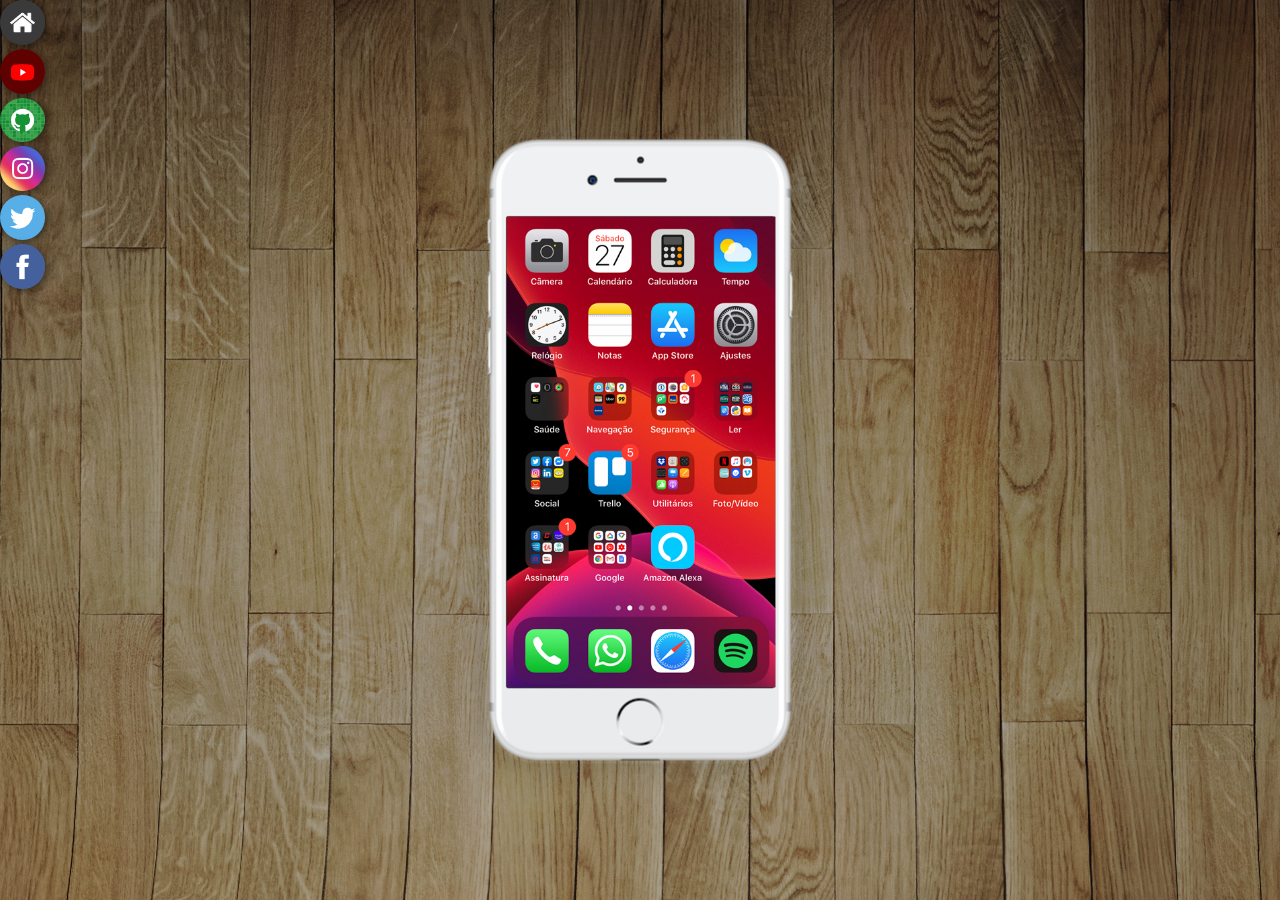
<file: index.html>
<!DOCTYPE html>
<html lang="pt-br">
<head>
	<meta charset="UTF-8">
	<meta name="viewport" content="width=device-width, initial-scale=1.0">
	<title>Projeto Redes Sociais</title>
	<link rel="stylesheet" href="css/style.css">
</head>
<body>

	<main>
		<section id="telefone">
			<iframe src="home.html" frameborder="0" name="tela" id="tela">Seu navegador não é compatível com isso.</iframe>
			</section>

		<section id="redes-sociais">
				<a href="home.html" target="tela"><img src="imagens/logo-home.jpg" alt="Home"></a> <br>
				<a href="youtube.html" target="tela"><img src="imagens/logo-youtube.jpg" alt="Youtube"></a> <br>
				<a href="github.html" target="tela"><img src="imagens/logo-github.jpg" alt="Github"></a> <br>
				<a href="Instagram.html" target="tela"><img src="imagens/logo-instagram.jpg" alt="Instagram"></a> <br>
				<a href="twitter.html" target="tela"><img src="imagens/logo-twitter.jpg" alt="Twitter"></a> <br>
				<a href="facebook.html" target="tela"><img src="imagens/logo-facebook.jpg" alt="Facebook"></a>
		</section>
	</main>

	<footer>

	</footer>
</body>
</html>
</file>
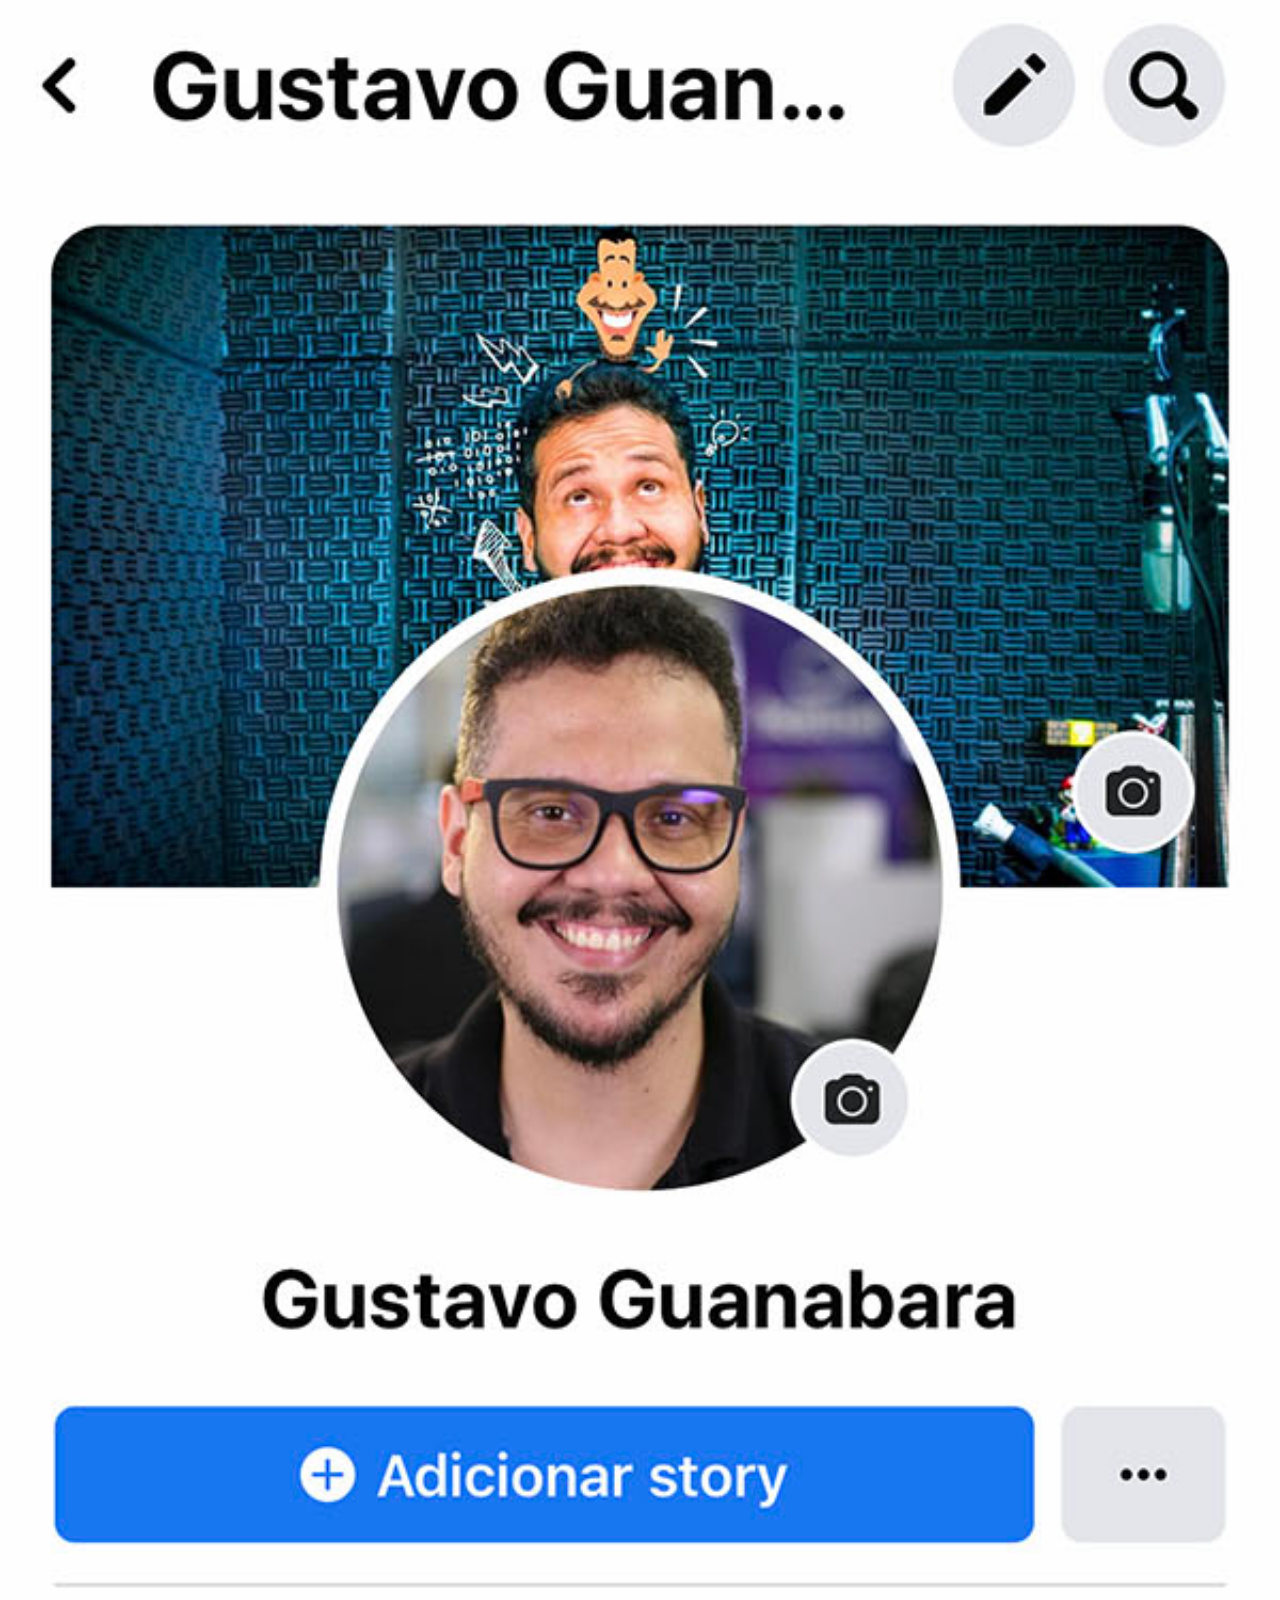
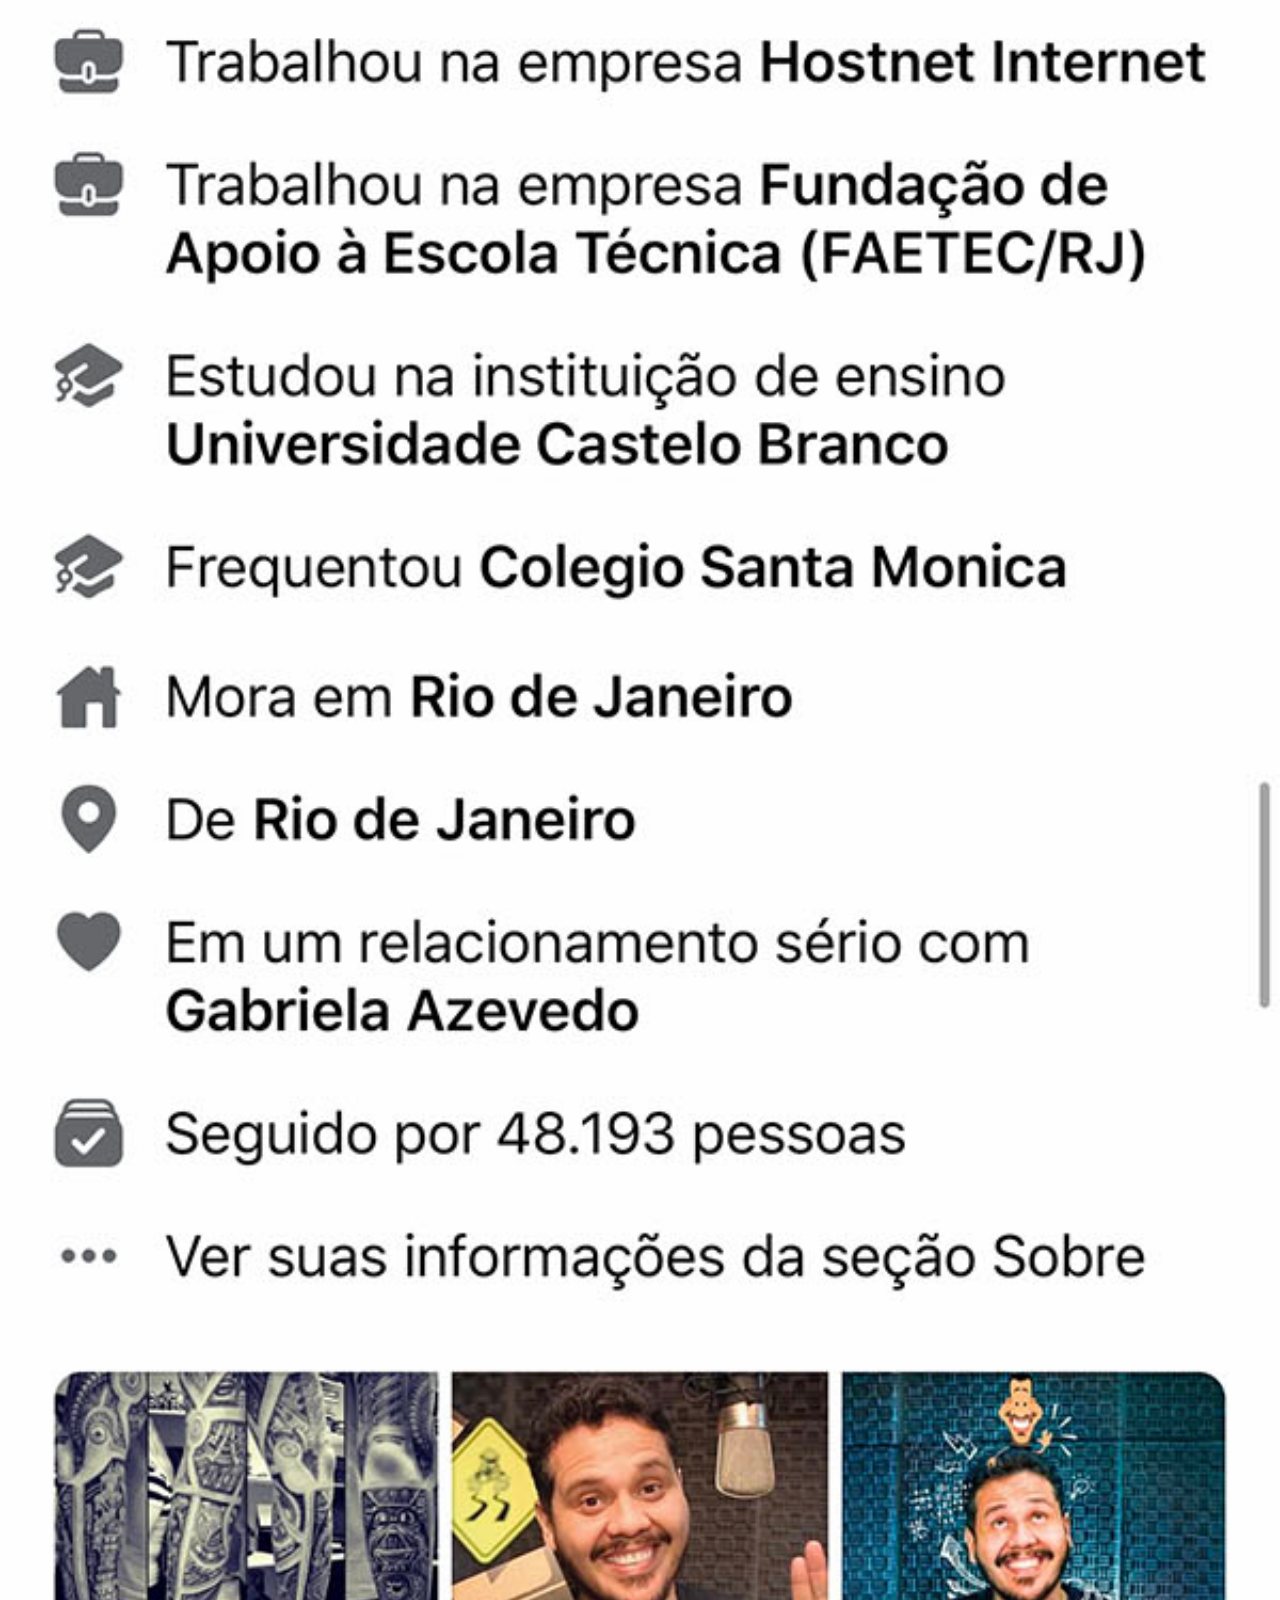
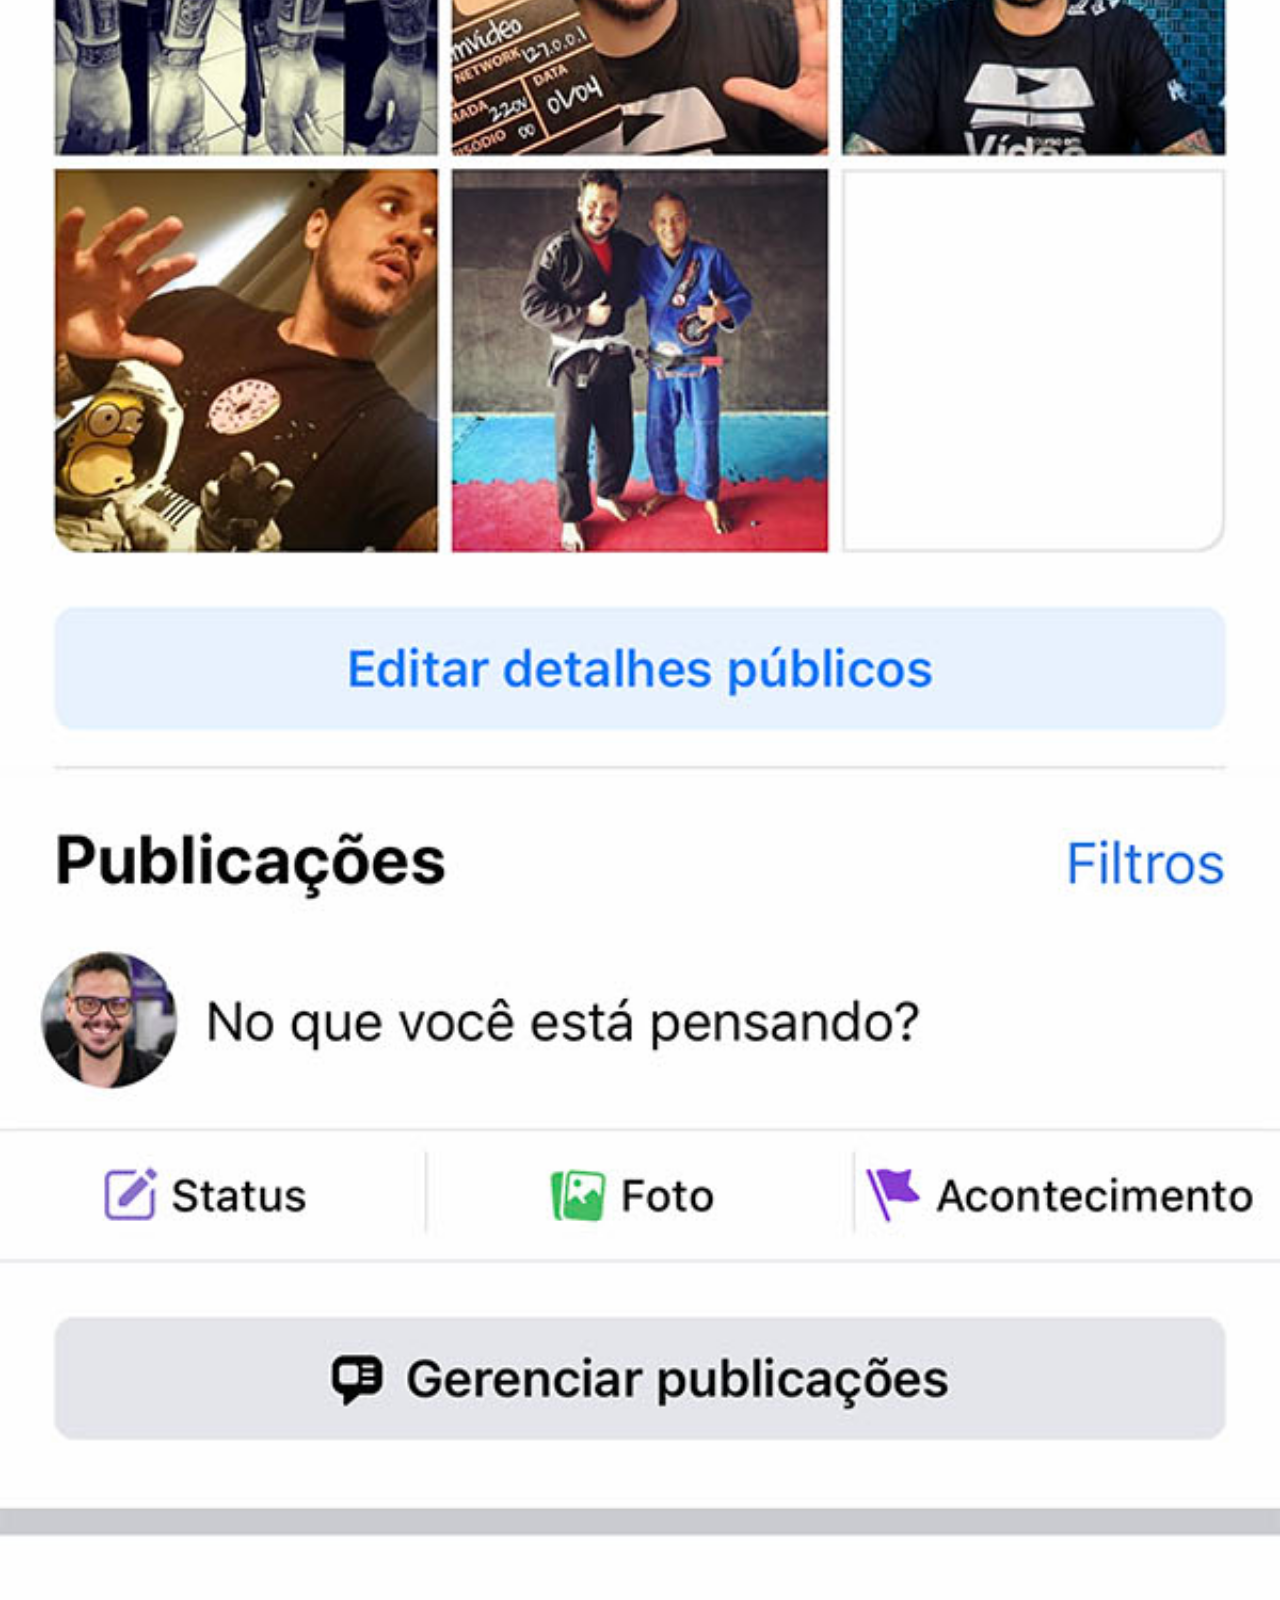
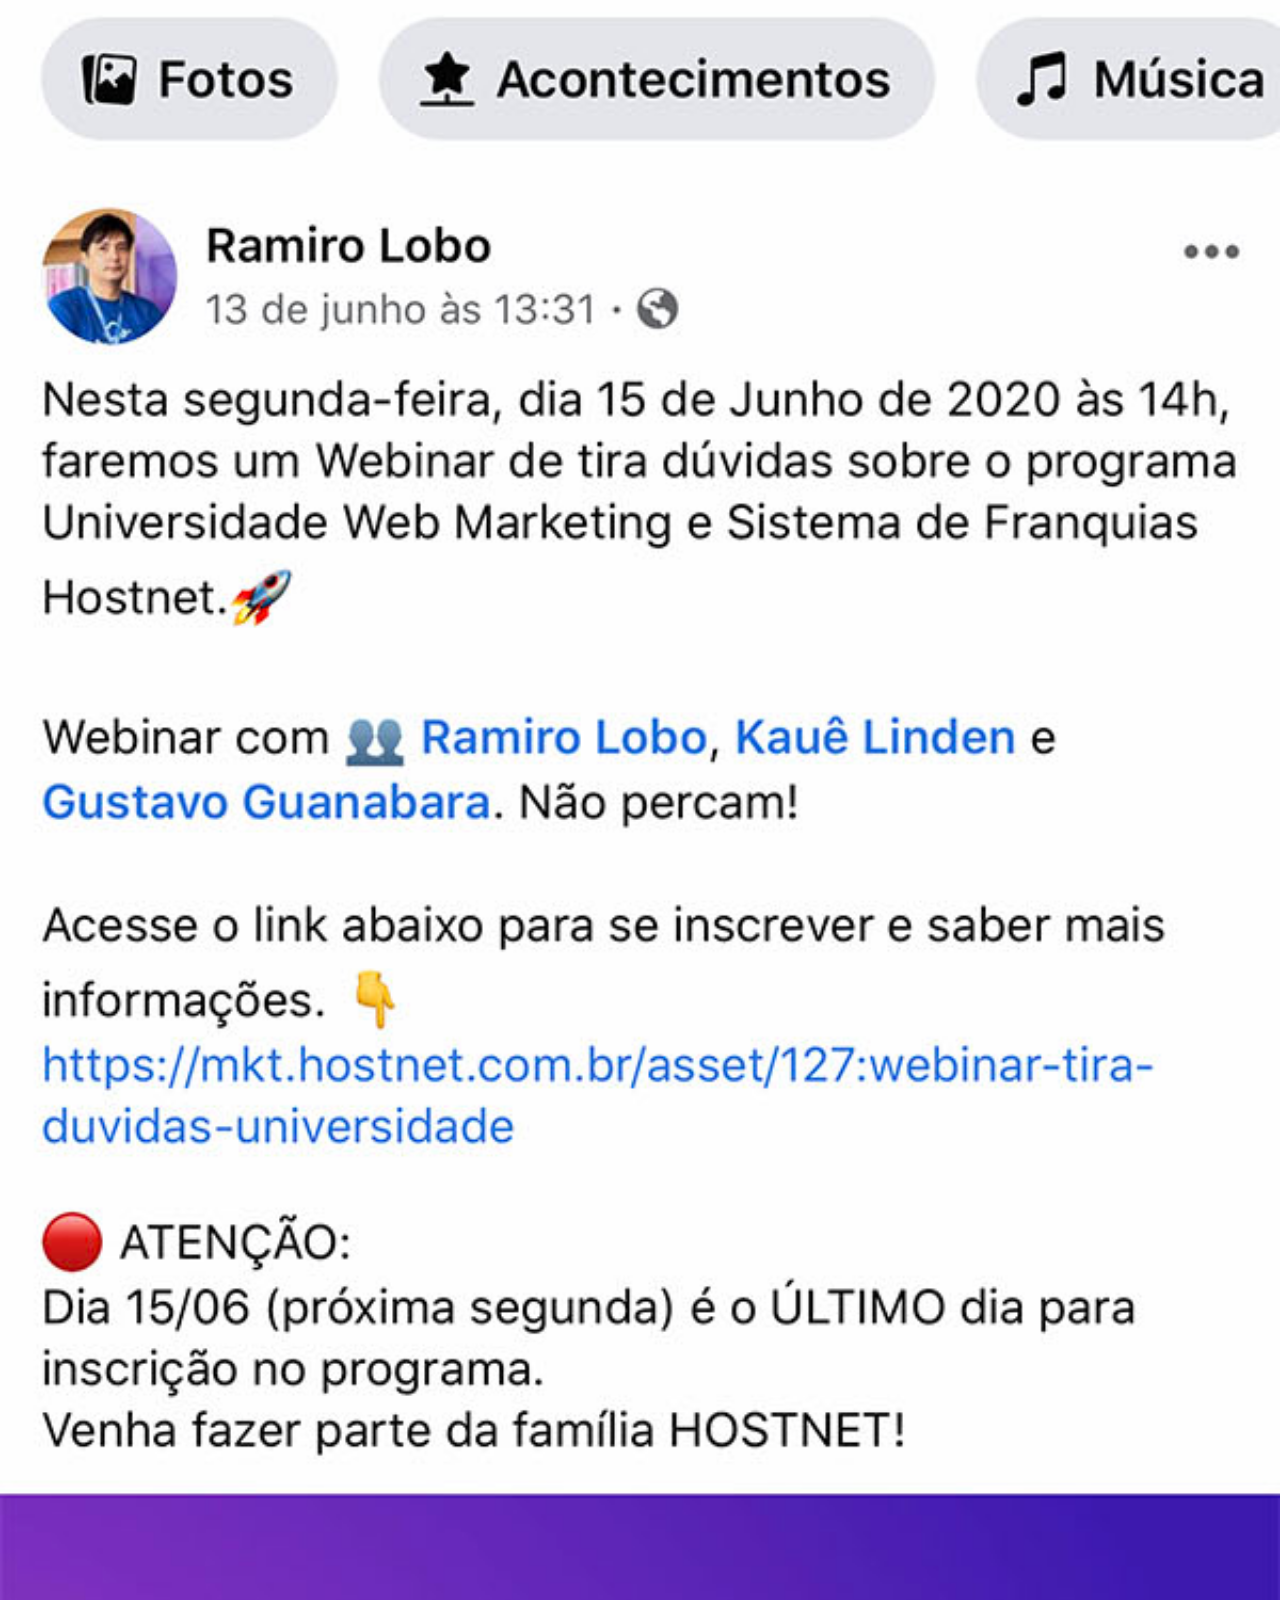
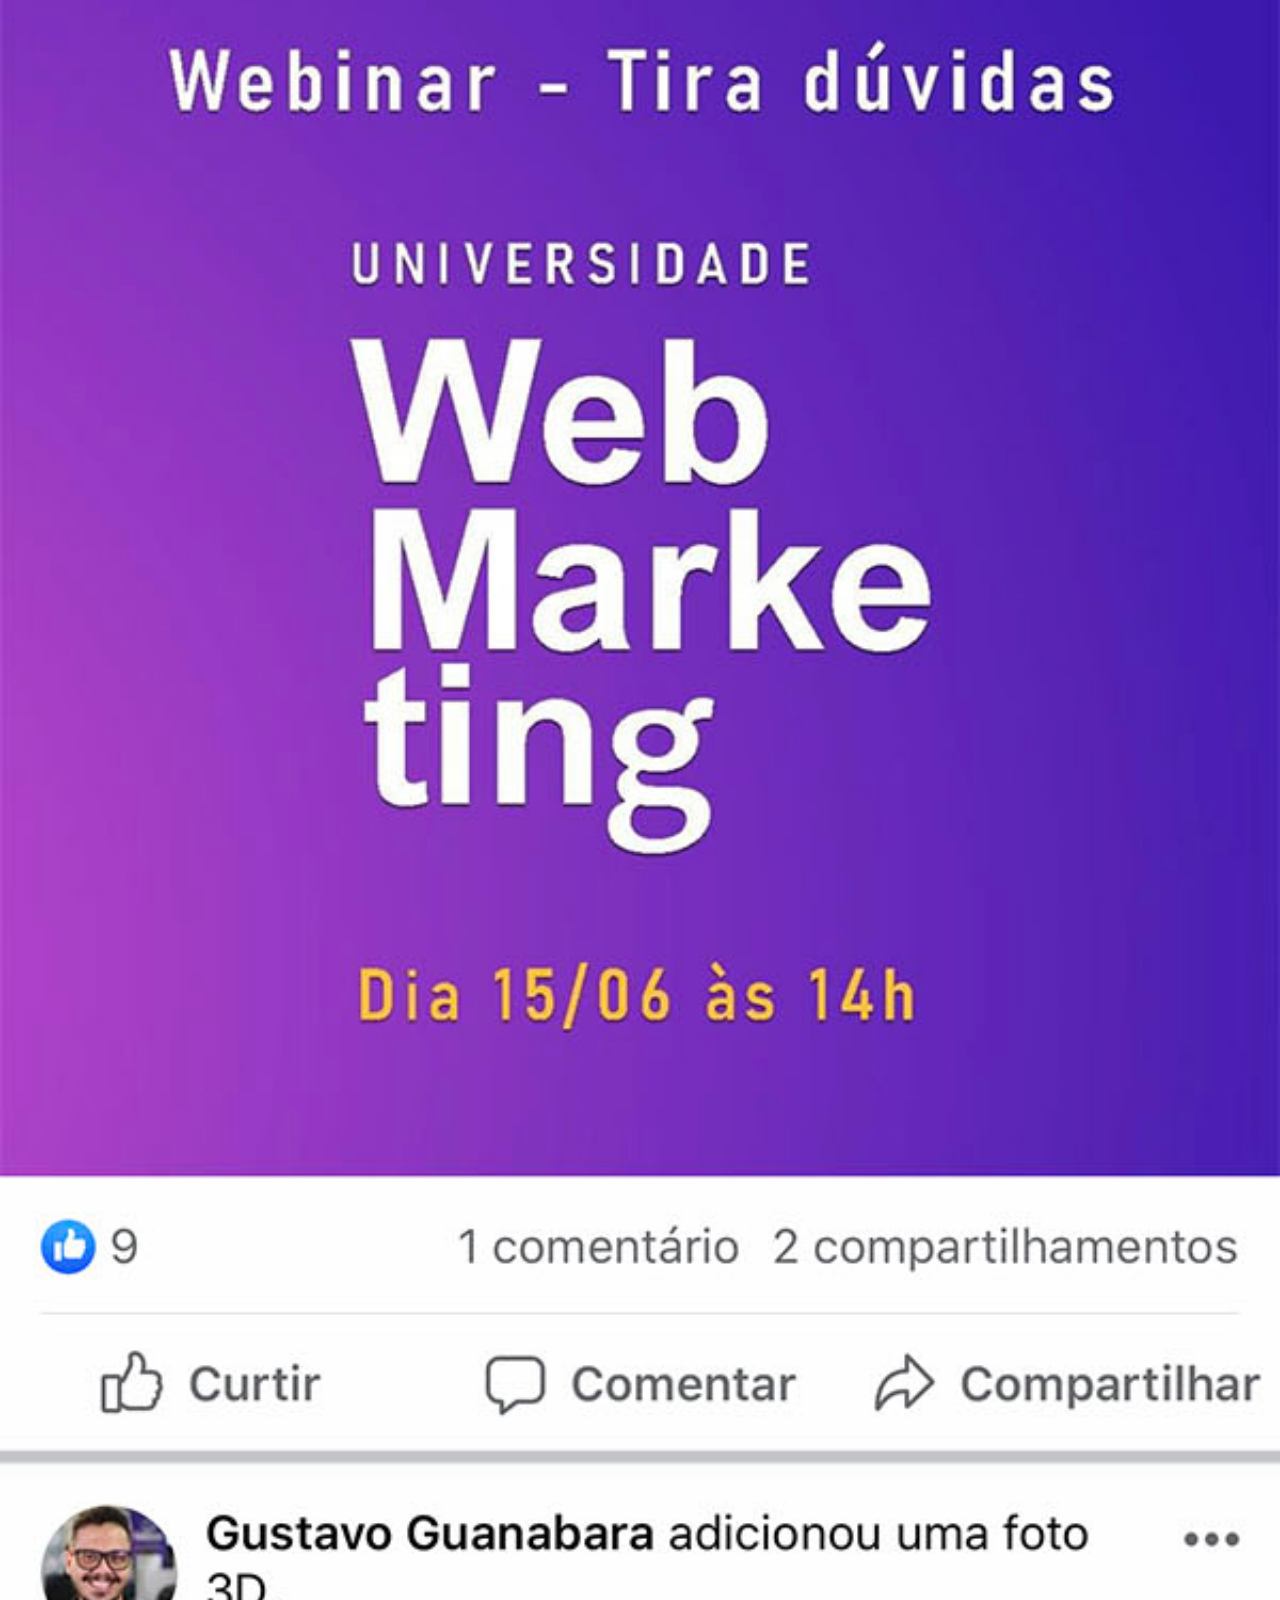
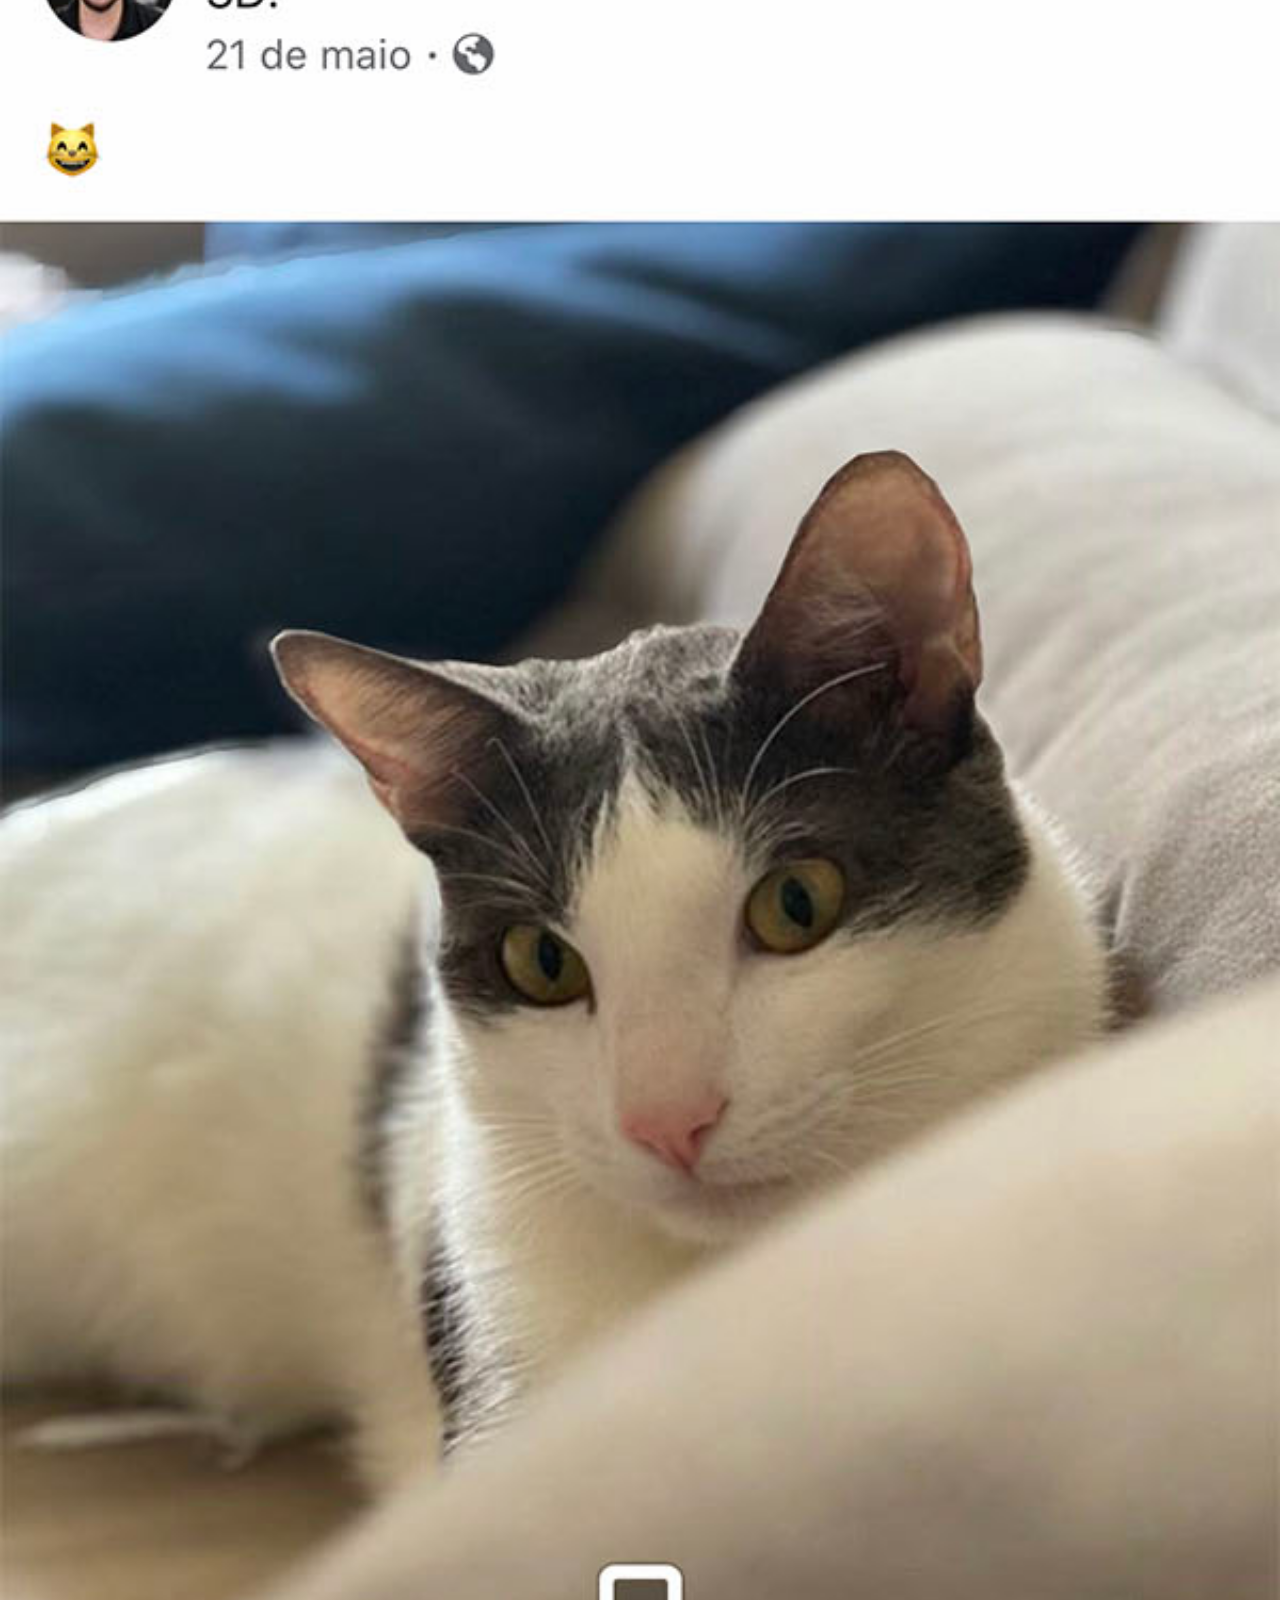
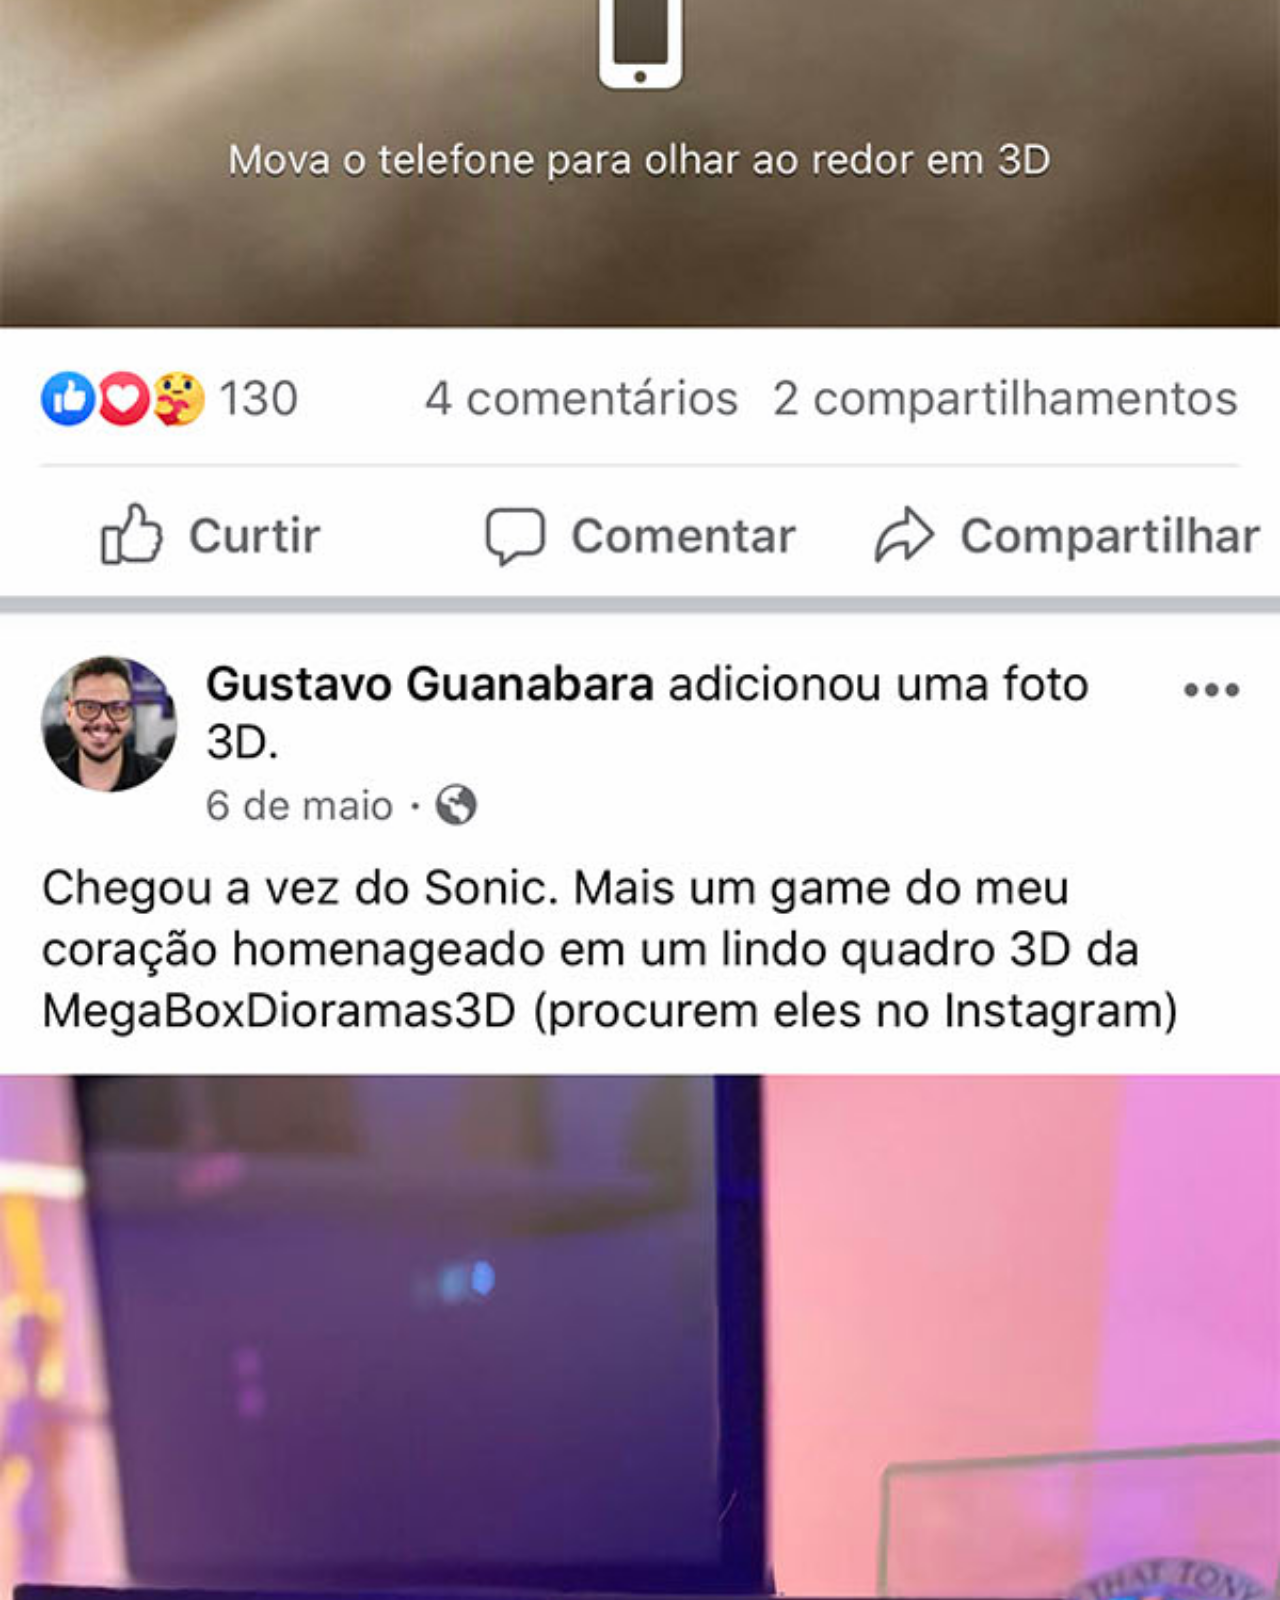
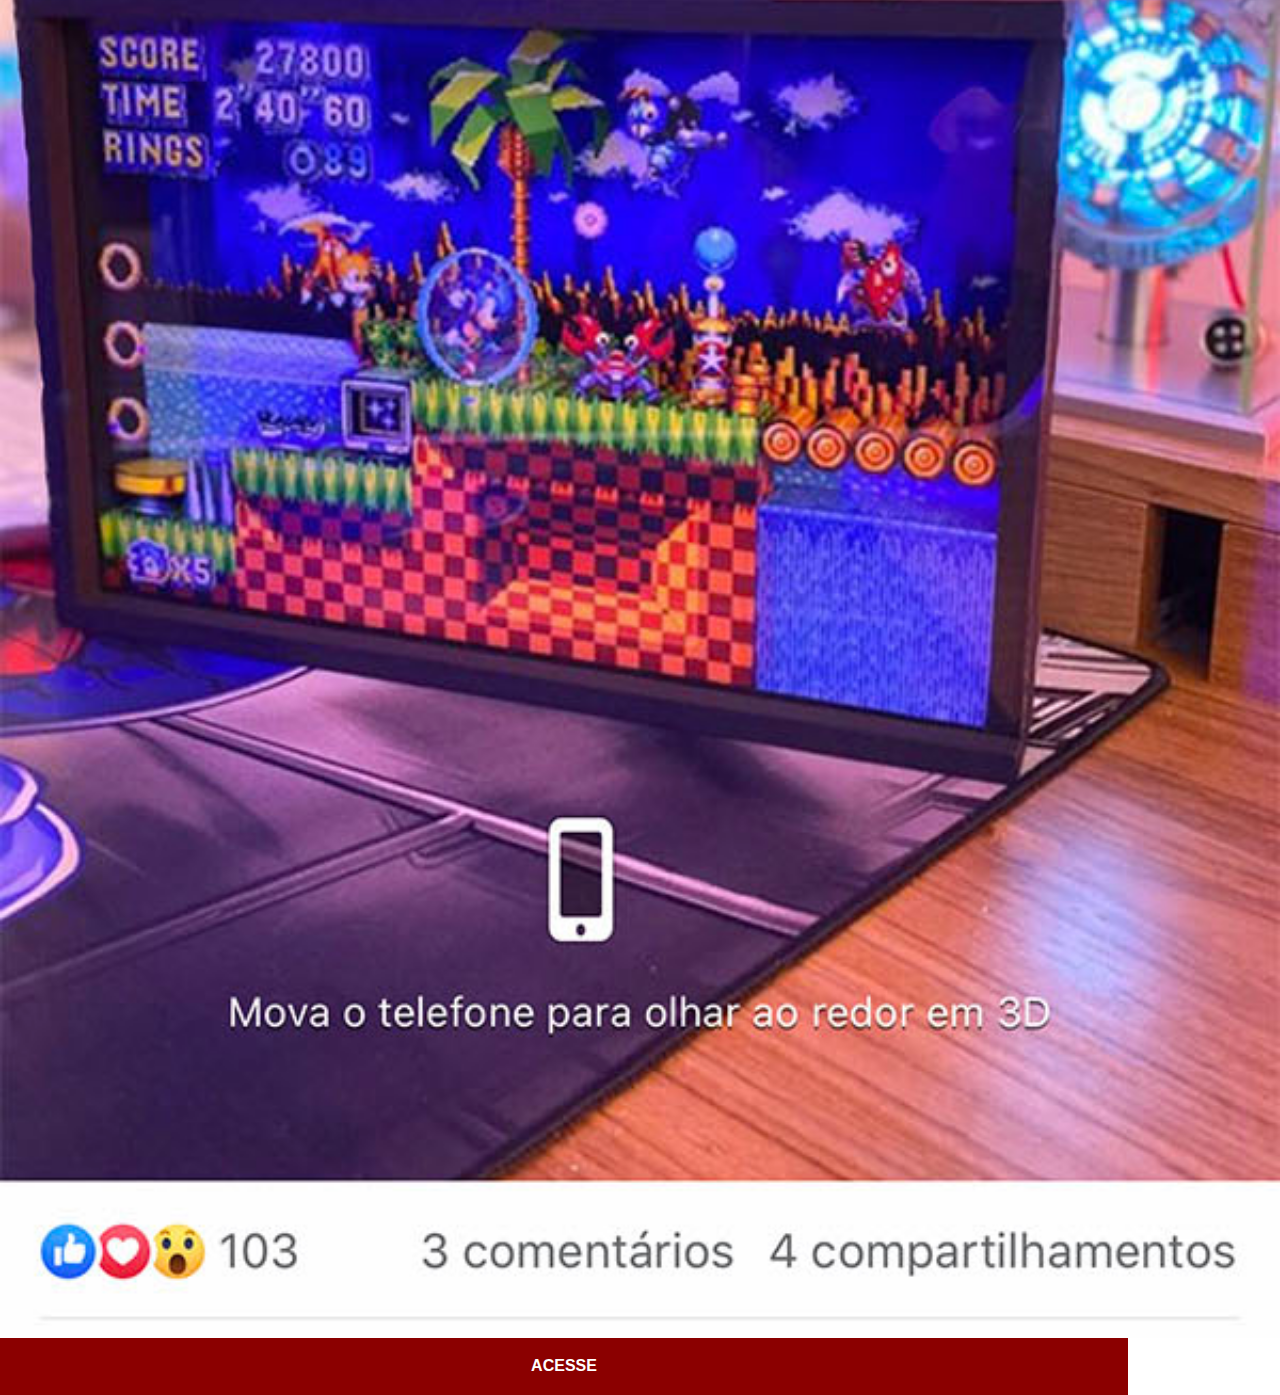
<file: facebook.html>
<!DOCTYPE html>
<html lang="pt-br">
<head>
	<meta charset="UTF-8">
	<meta name="viewport" content="width=device-width, initial-scale=1.0">
	<title></title>
	<link rel="stylesheet" href="estilos/social.css">
</head>
<body>
	<img src="imagens/tela-facebook.jpg" alt="Instagram">
	<a href="https://www.facebook.com/CursosEmVideo/?locale=pt_BR" target="_blank">ACESSE</a>
</body>
</html>
</file>
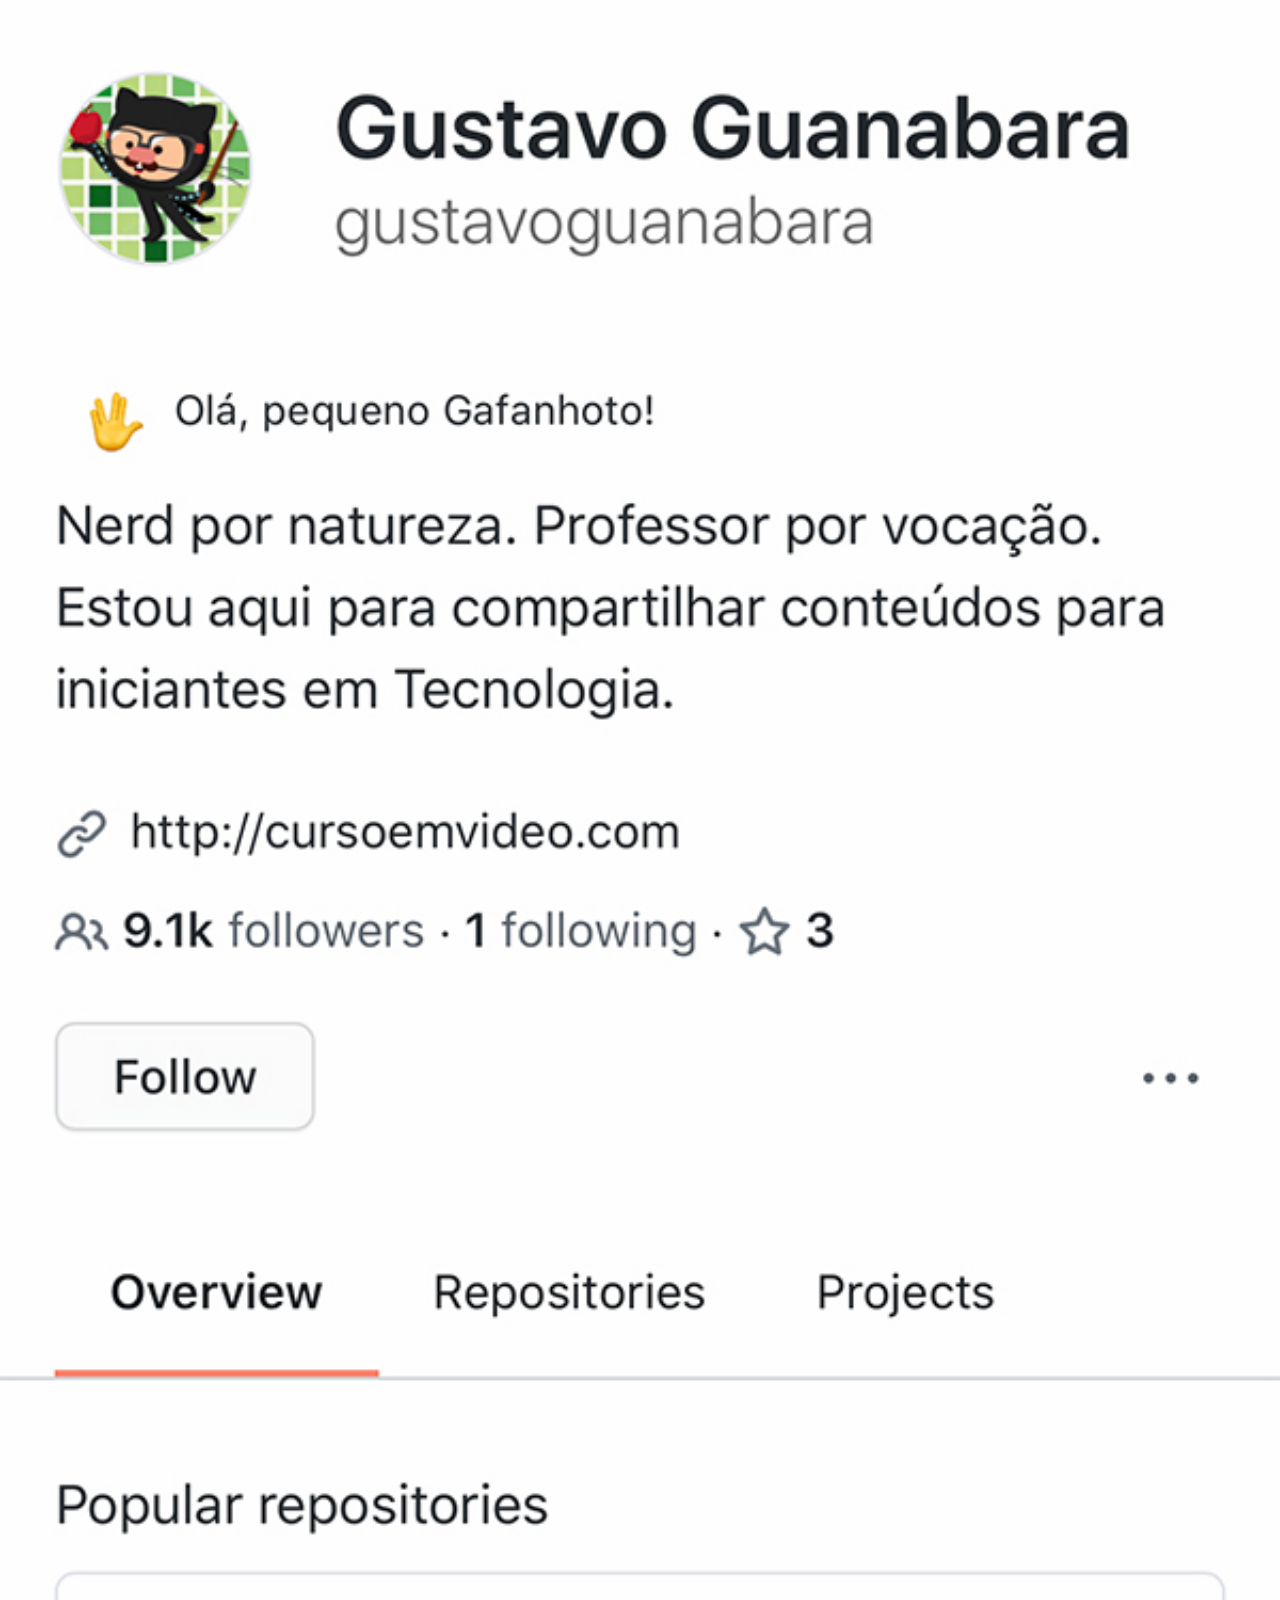
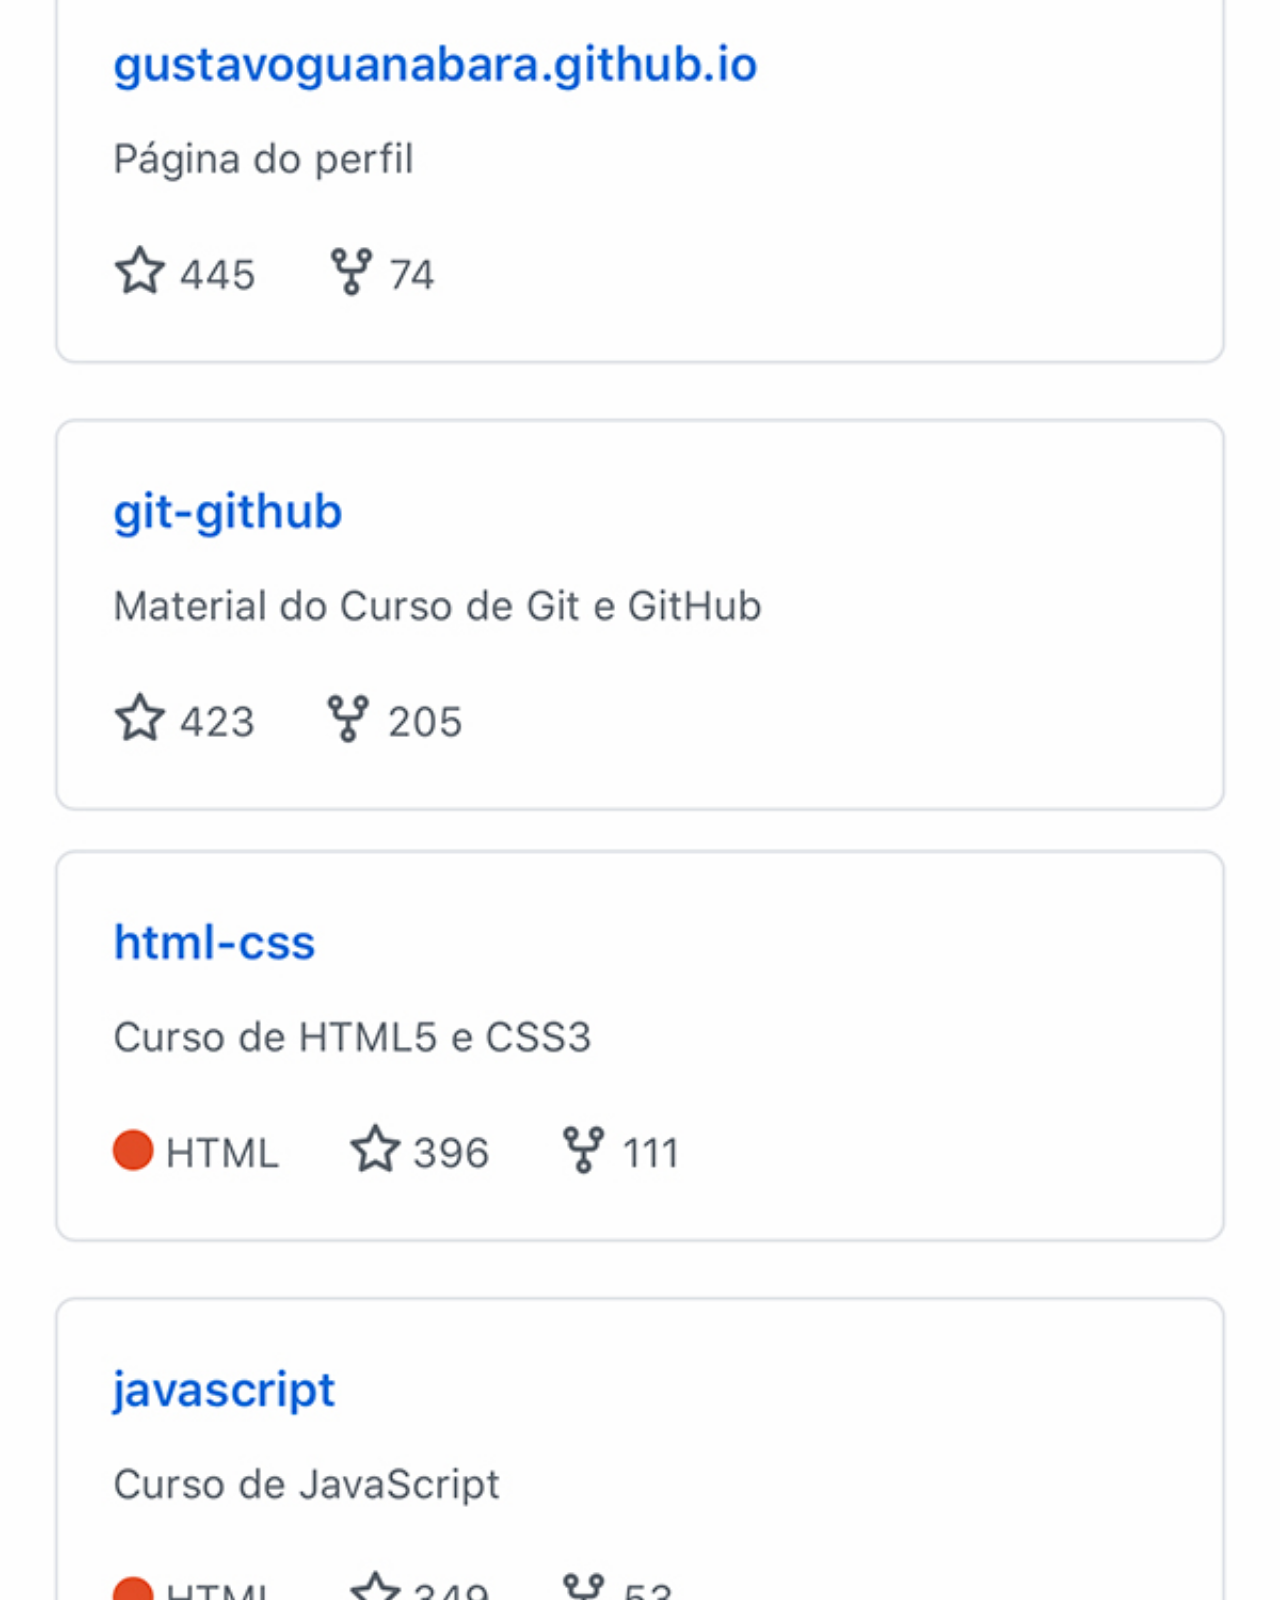
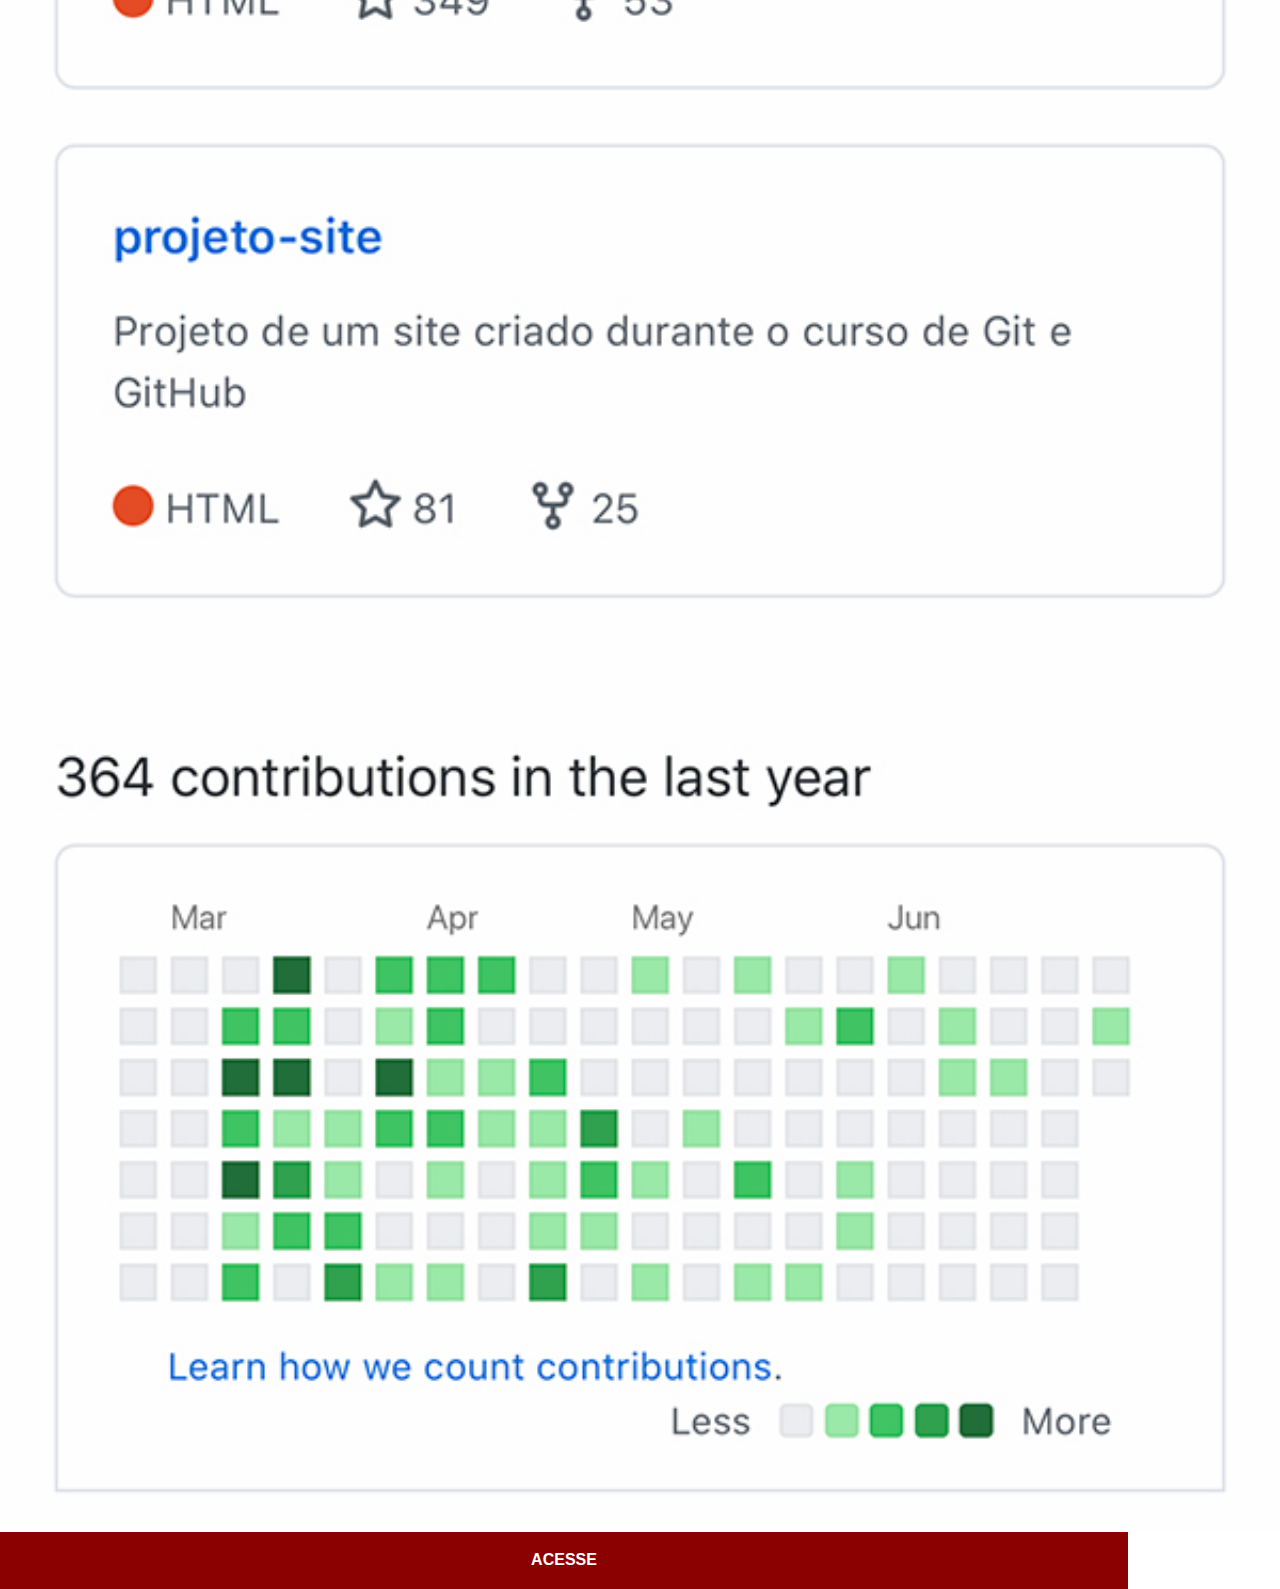
<file: github.html>
<!DOCTYPE html>
<html lang="pt-br">
<head>
	<meta charset="UTF-8">
	<meta name="viewport" content="width=device-width, initial-scale=1.0">
	<title></title>
	<link rel="stylesheet" href="estilos/social.css">
</head>
<body>
	<img src="imagens/tela-github.jpg" alt="Github">
	<a href="https://github.com/gustavoguanabara" target="_blank">ACESSE</a>
</body>
</html>
</file>
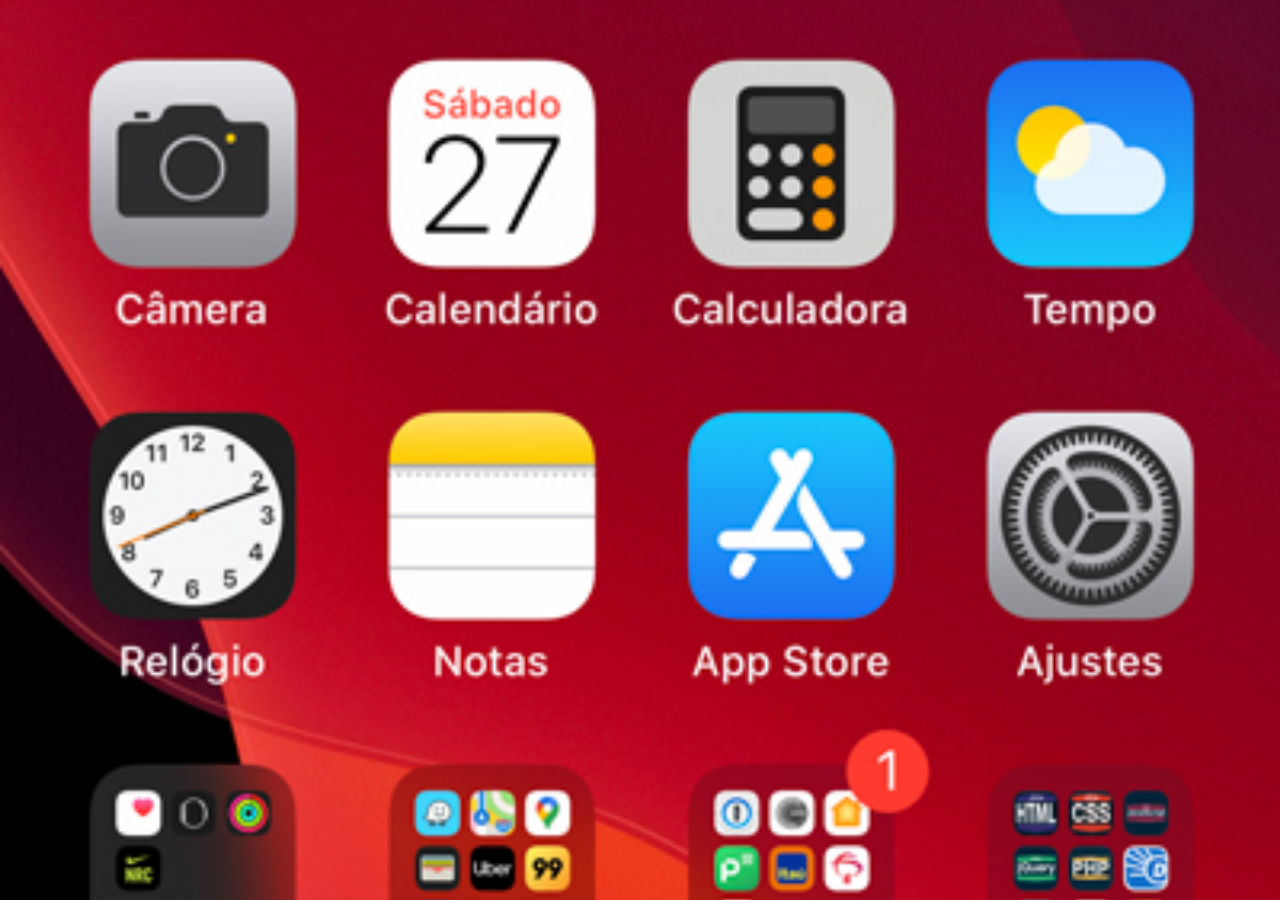
<file: home.html>
<!DOCTYPE html>
<html lang="pt-br">
<head>
	<meta charset="UTF-8">
	<meta name="viewport" content="width=device-width, initial-scale=1.0">
	<style>
		*{
			margin: 0px;
			padding: 0px;
		}

		body{
			height: 100vh;
			width: 100vw;
			background: black url(imagens/tela-home.jpg) no-repeat top center ;
			background-size: cover;
		}
	</style>
</head>
<body>
	
</body>
</html>
</file>
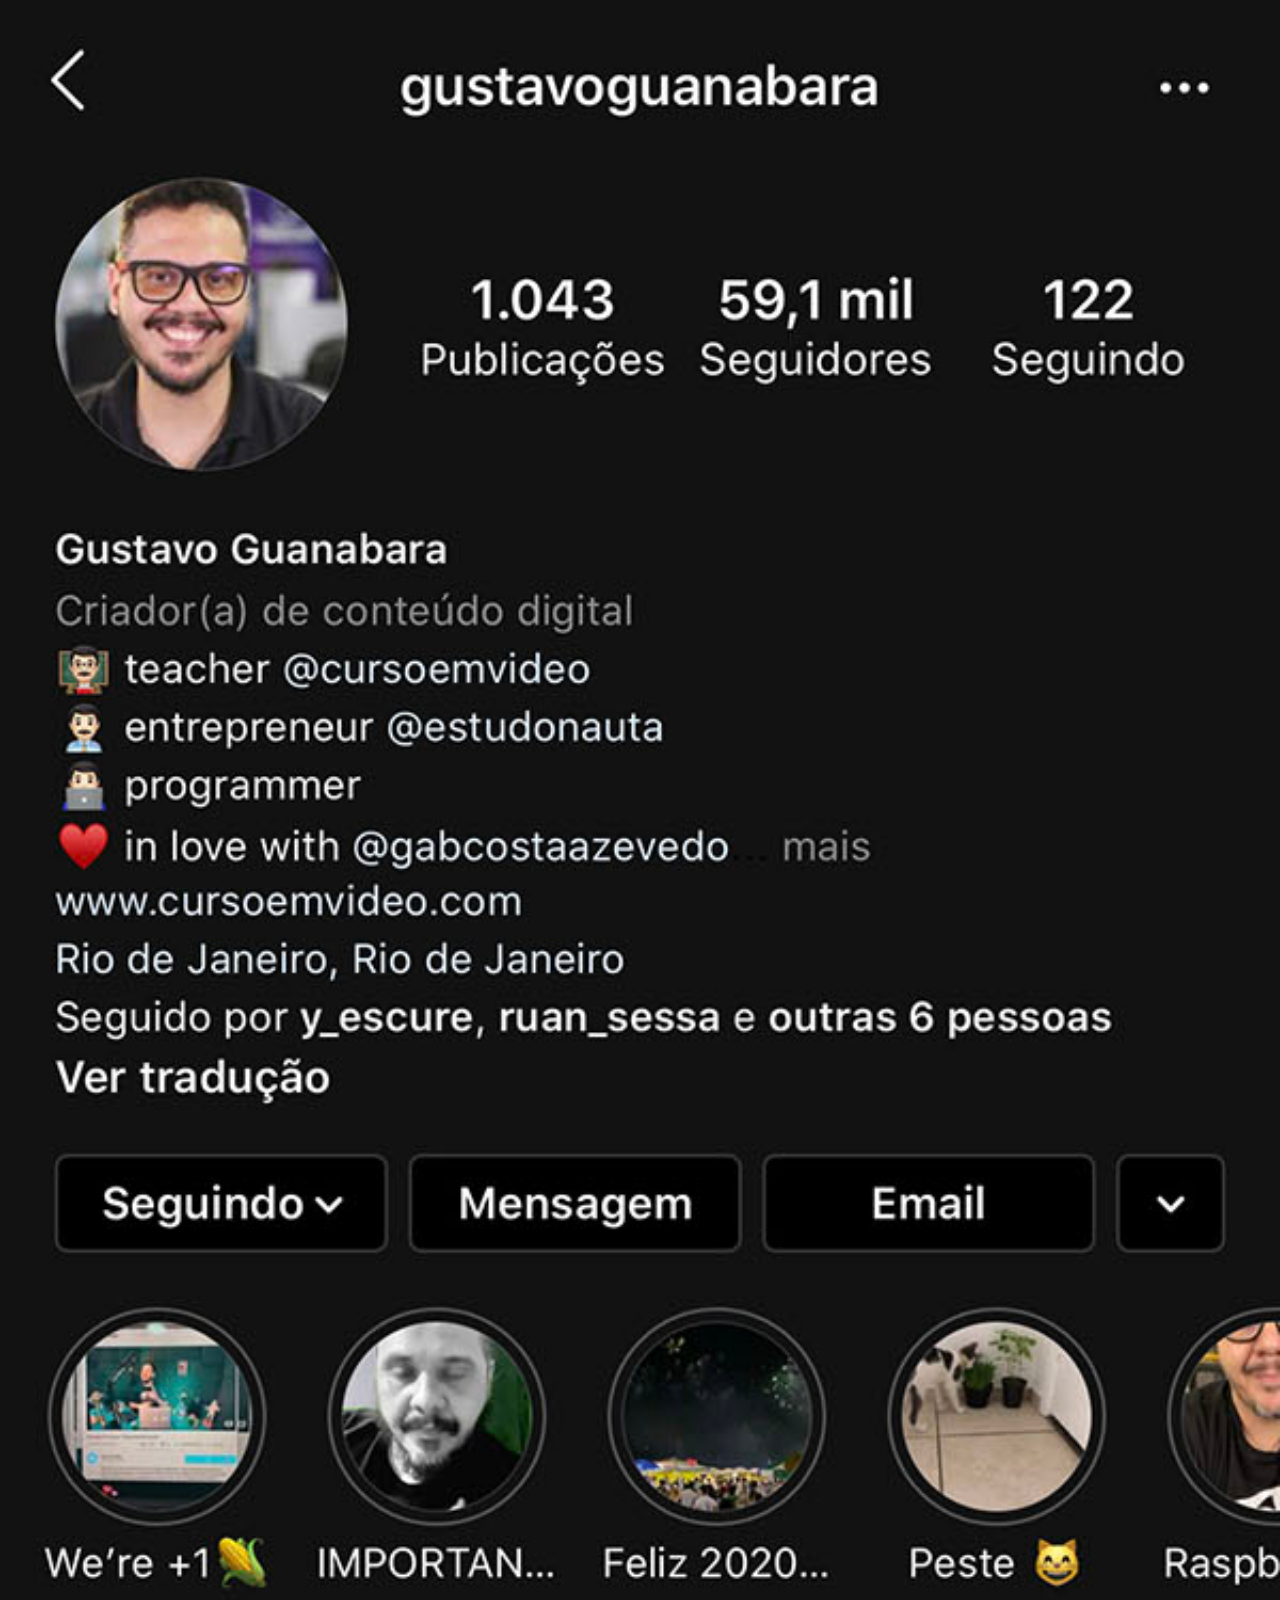
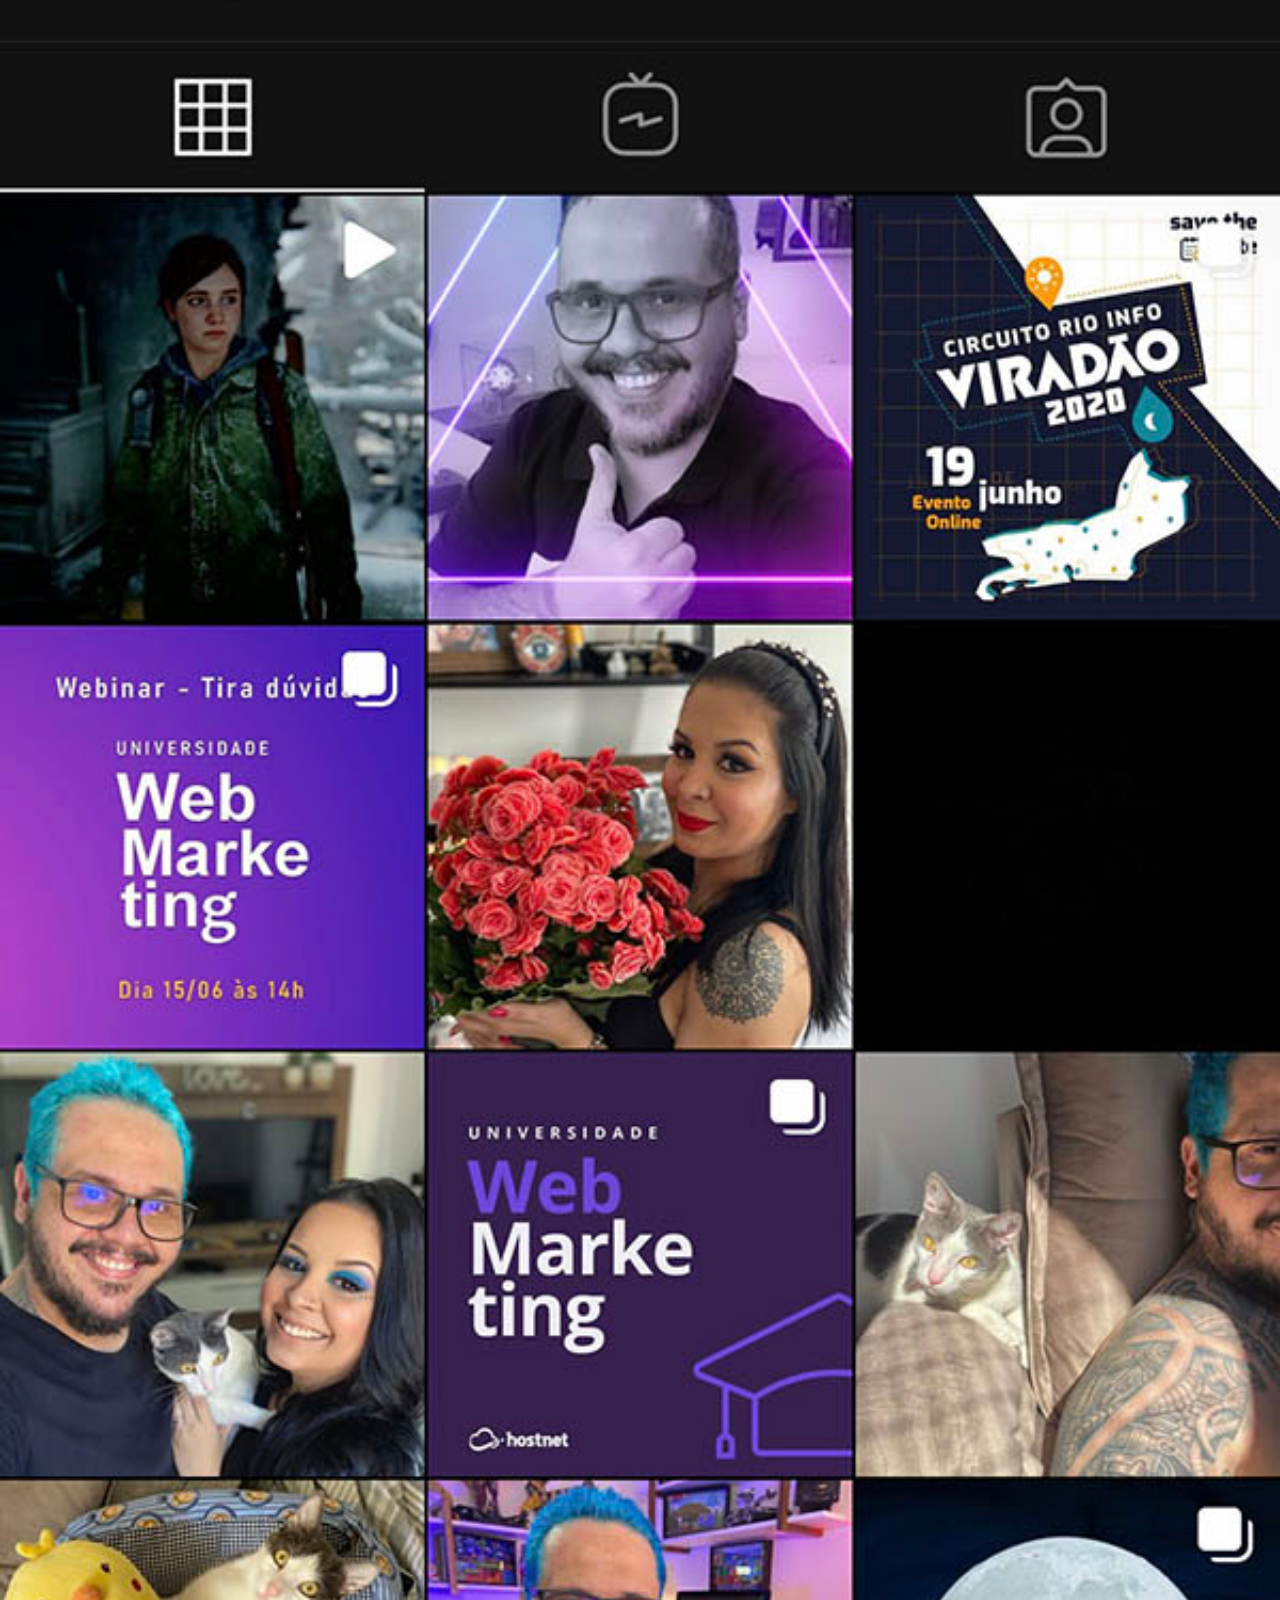
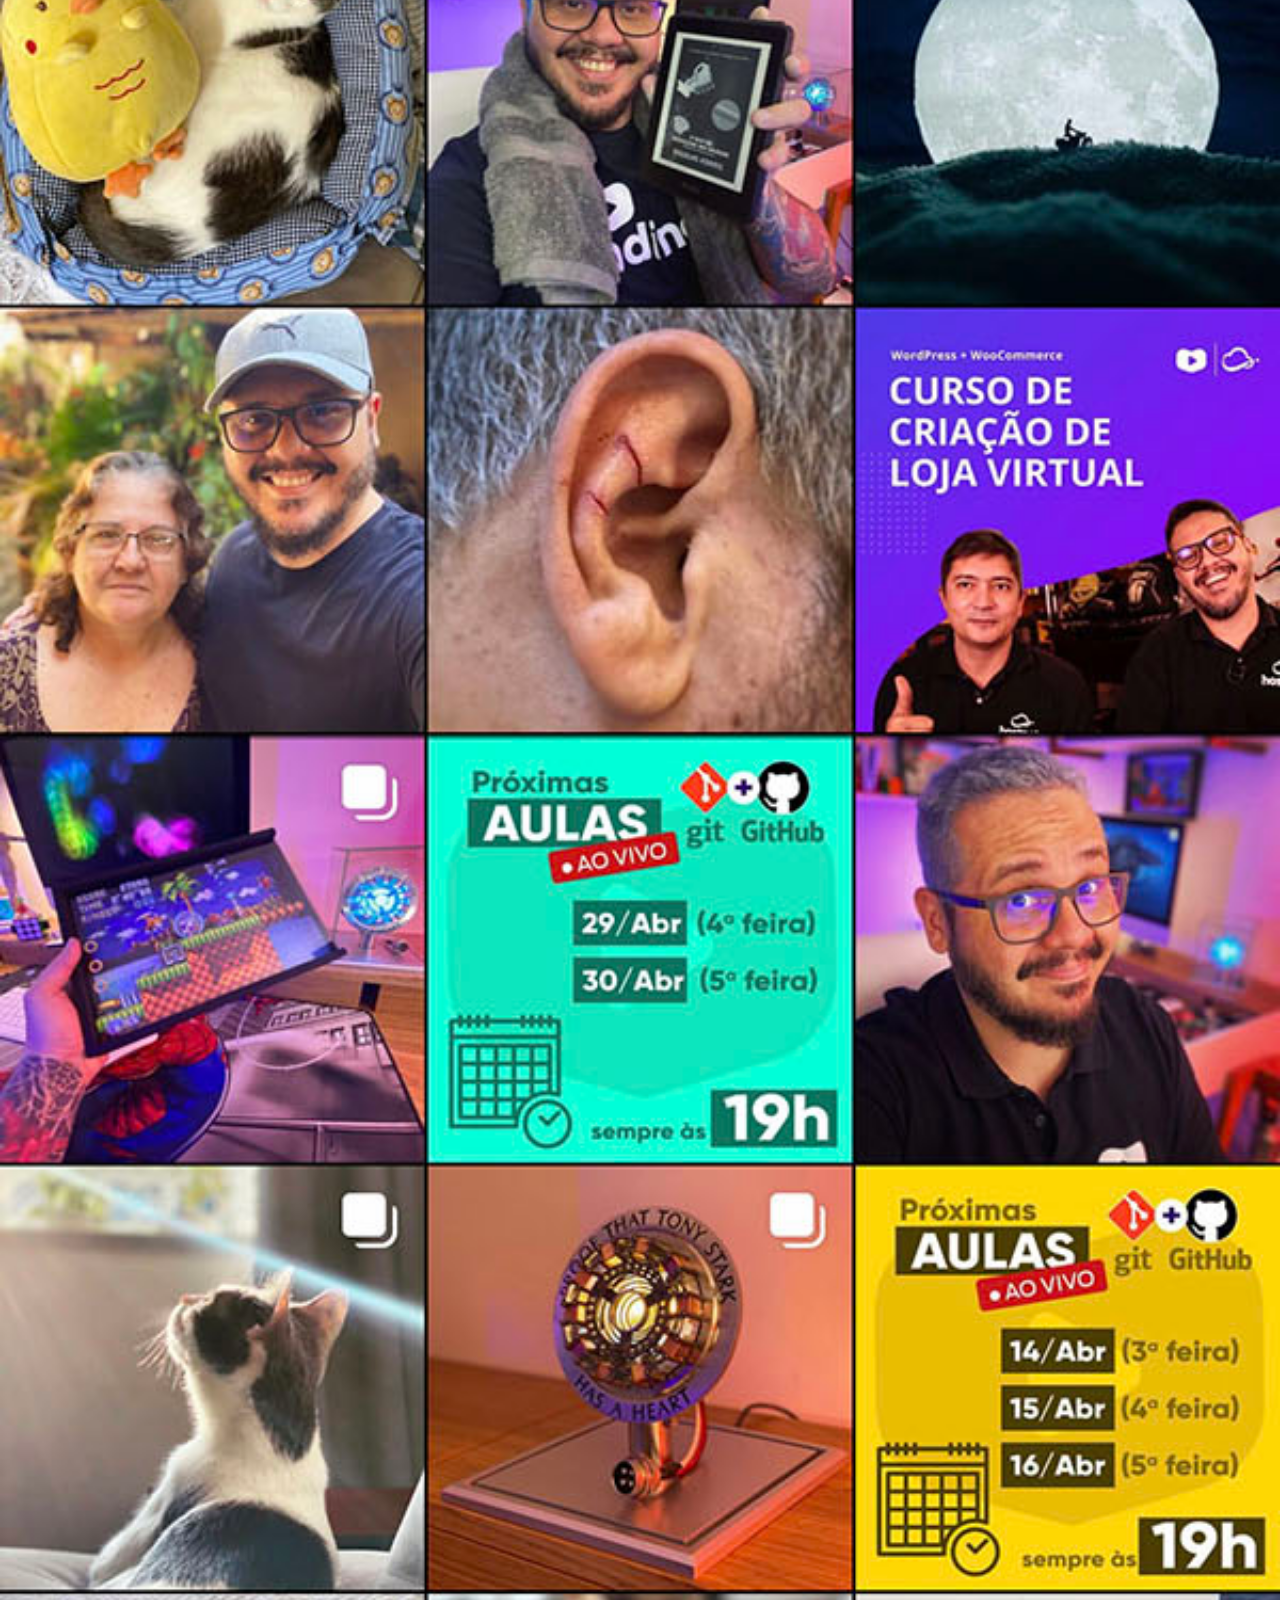
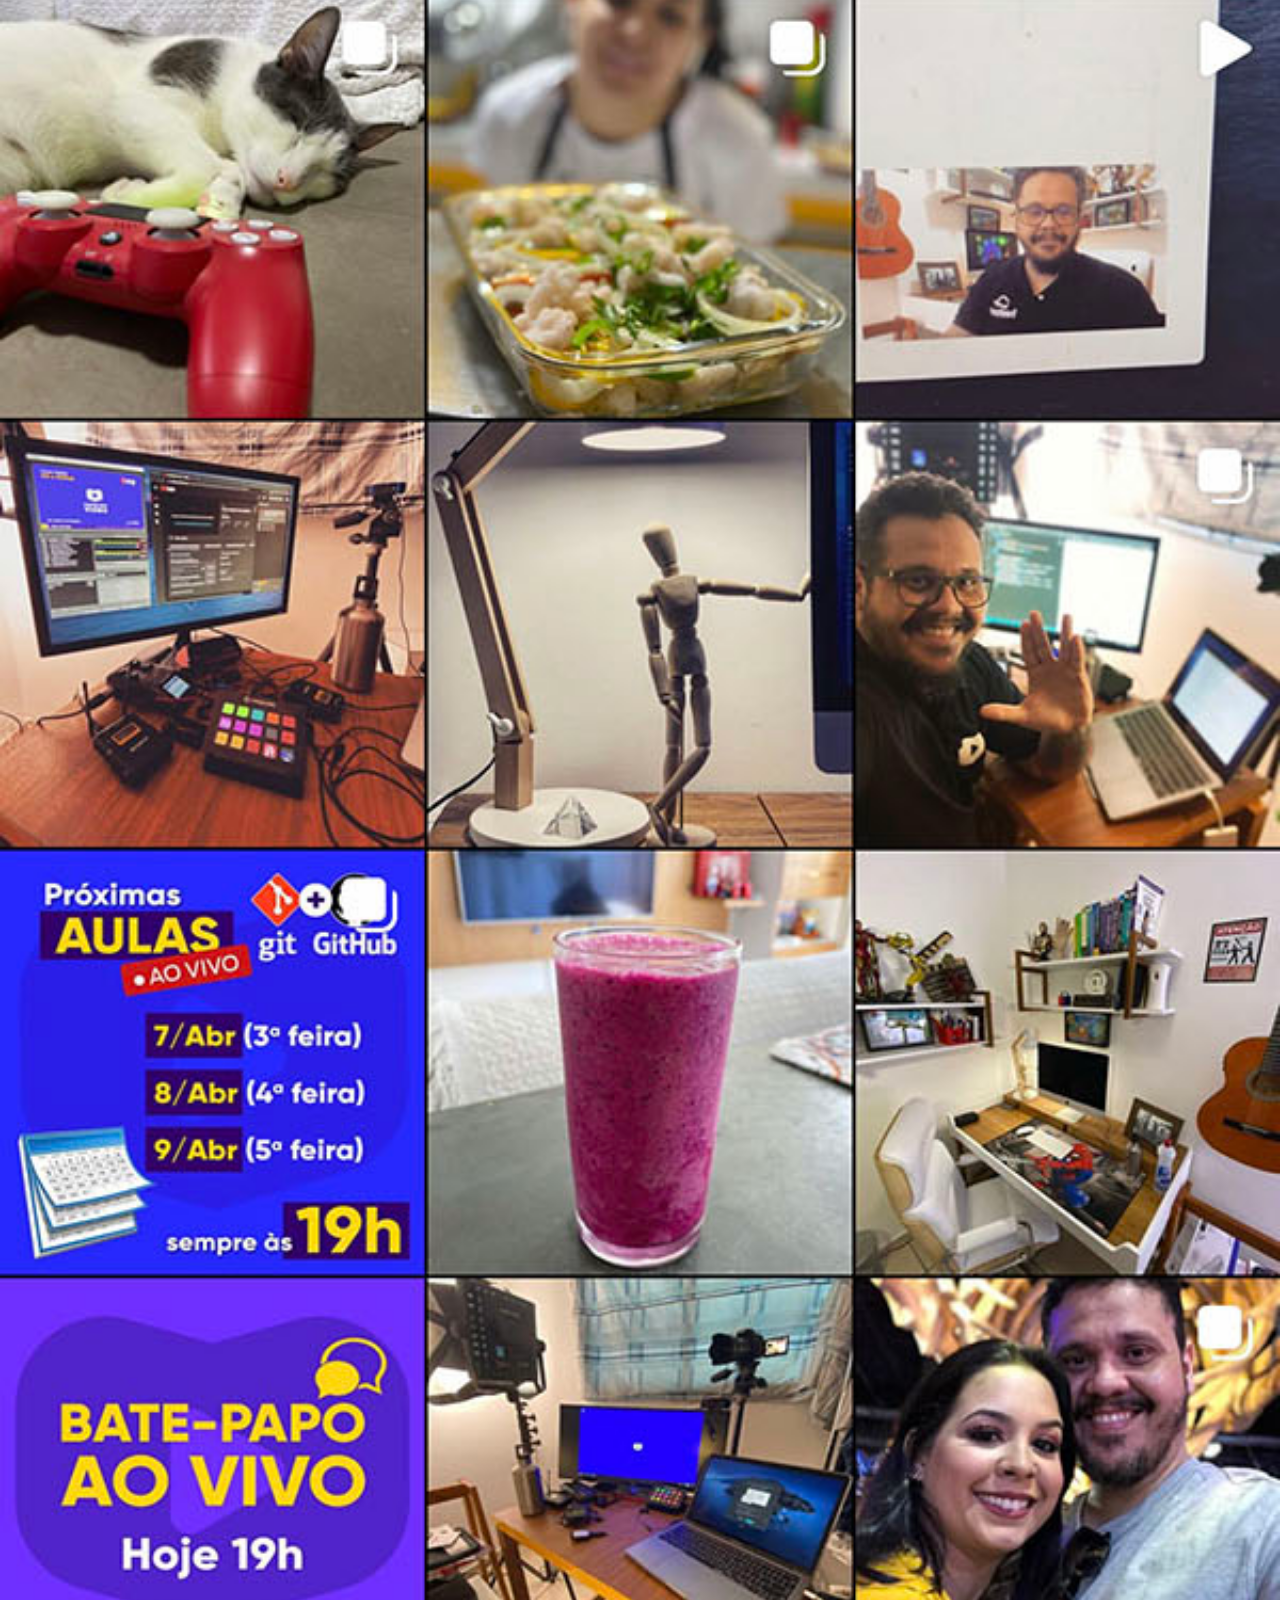
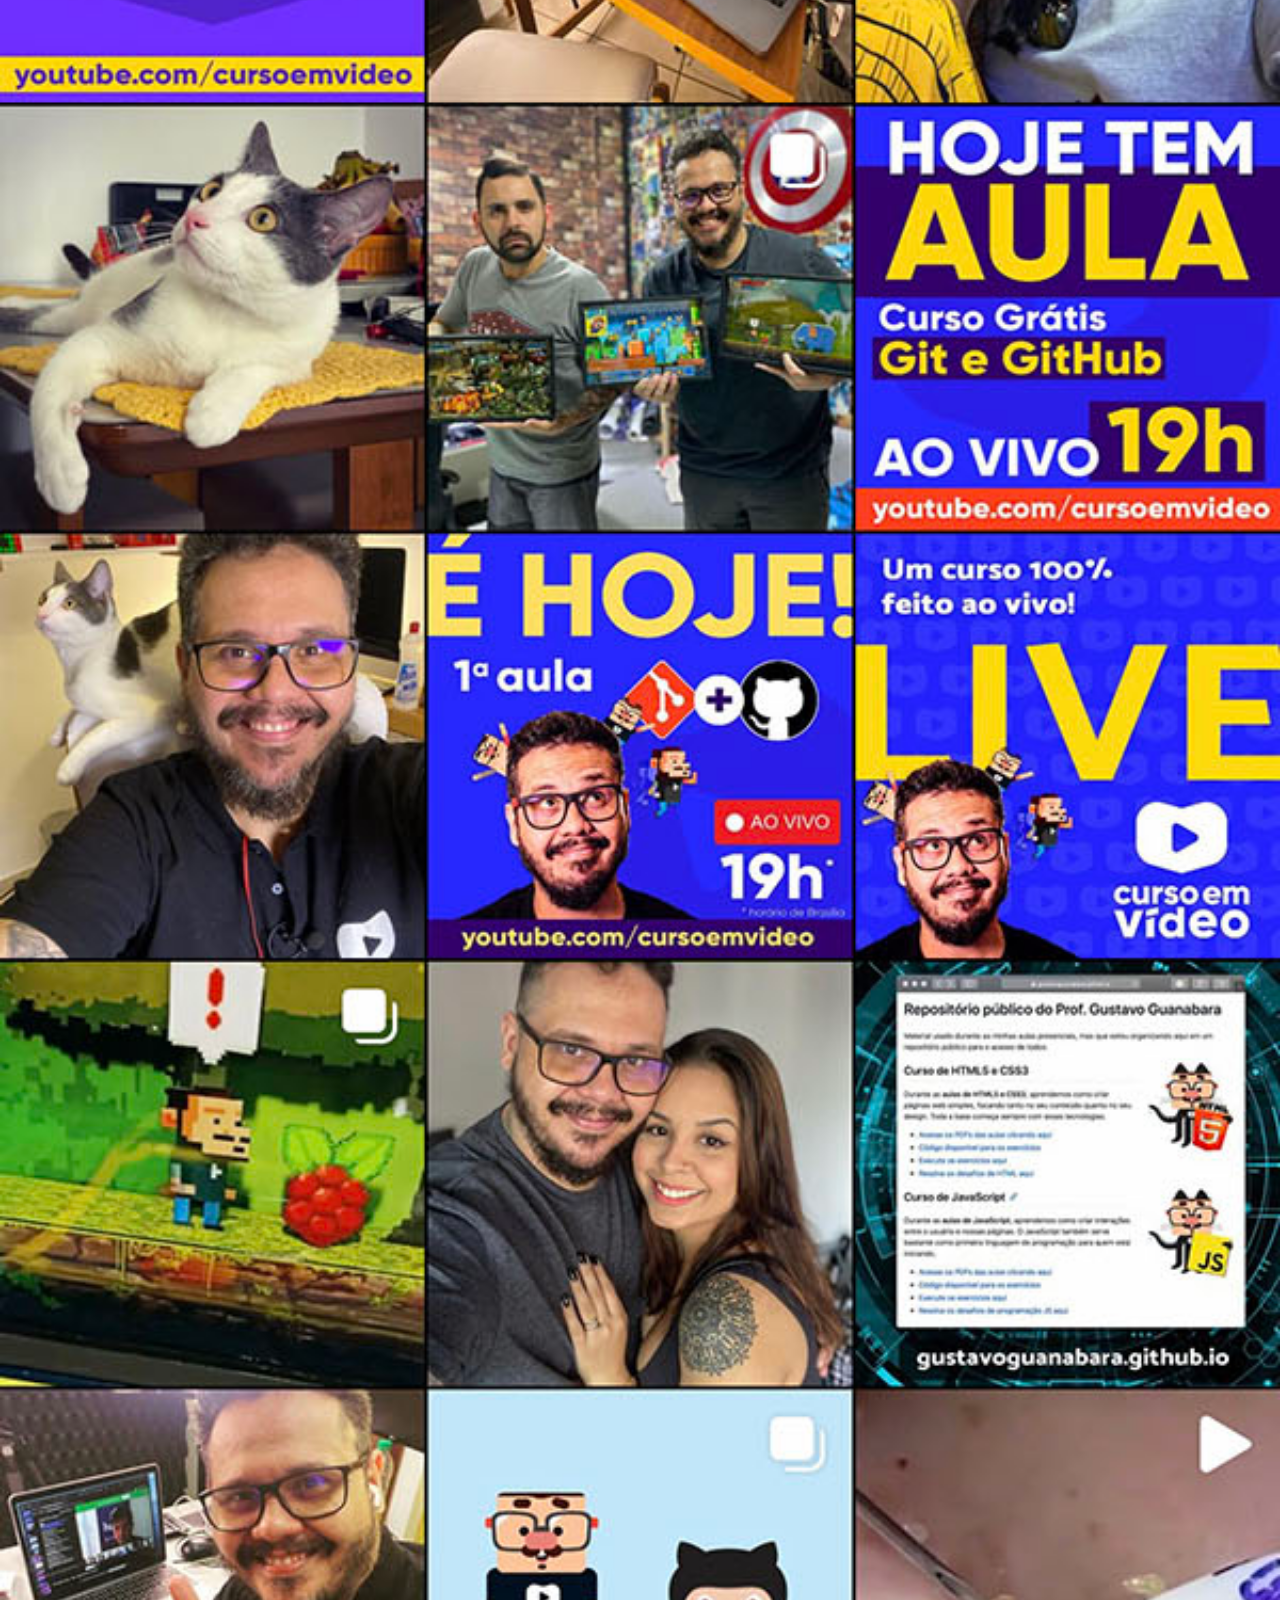
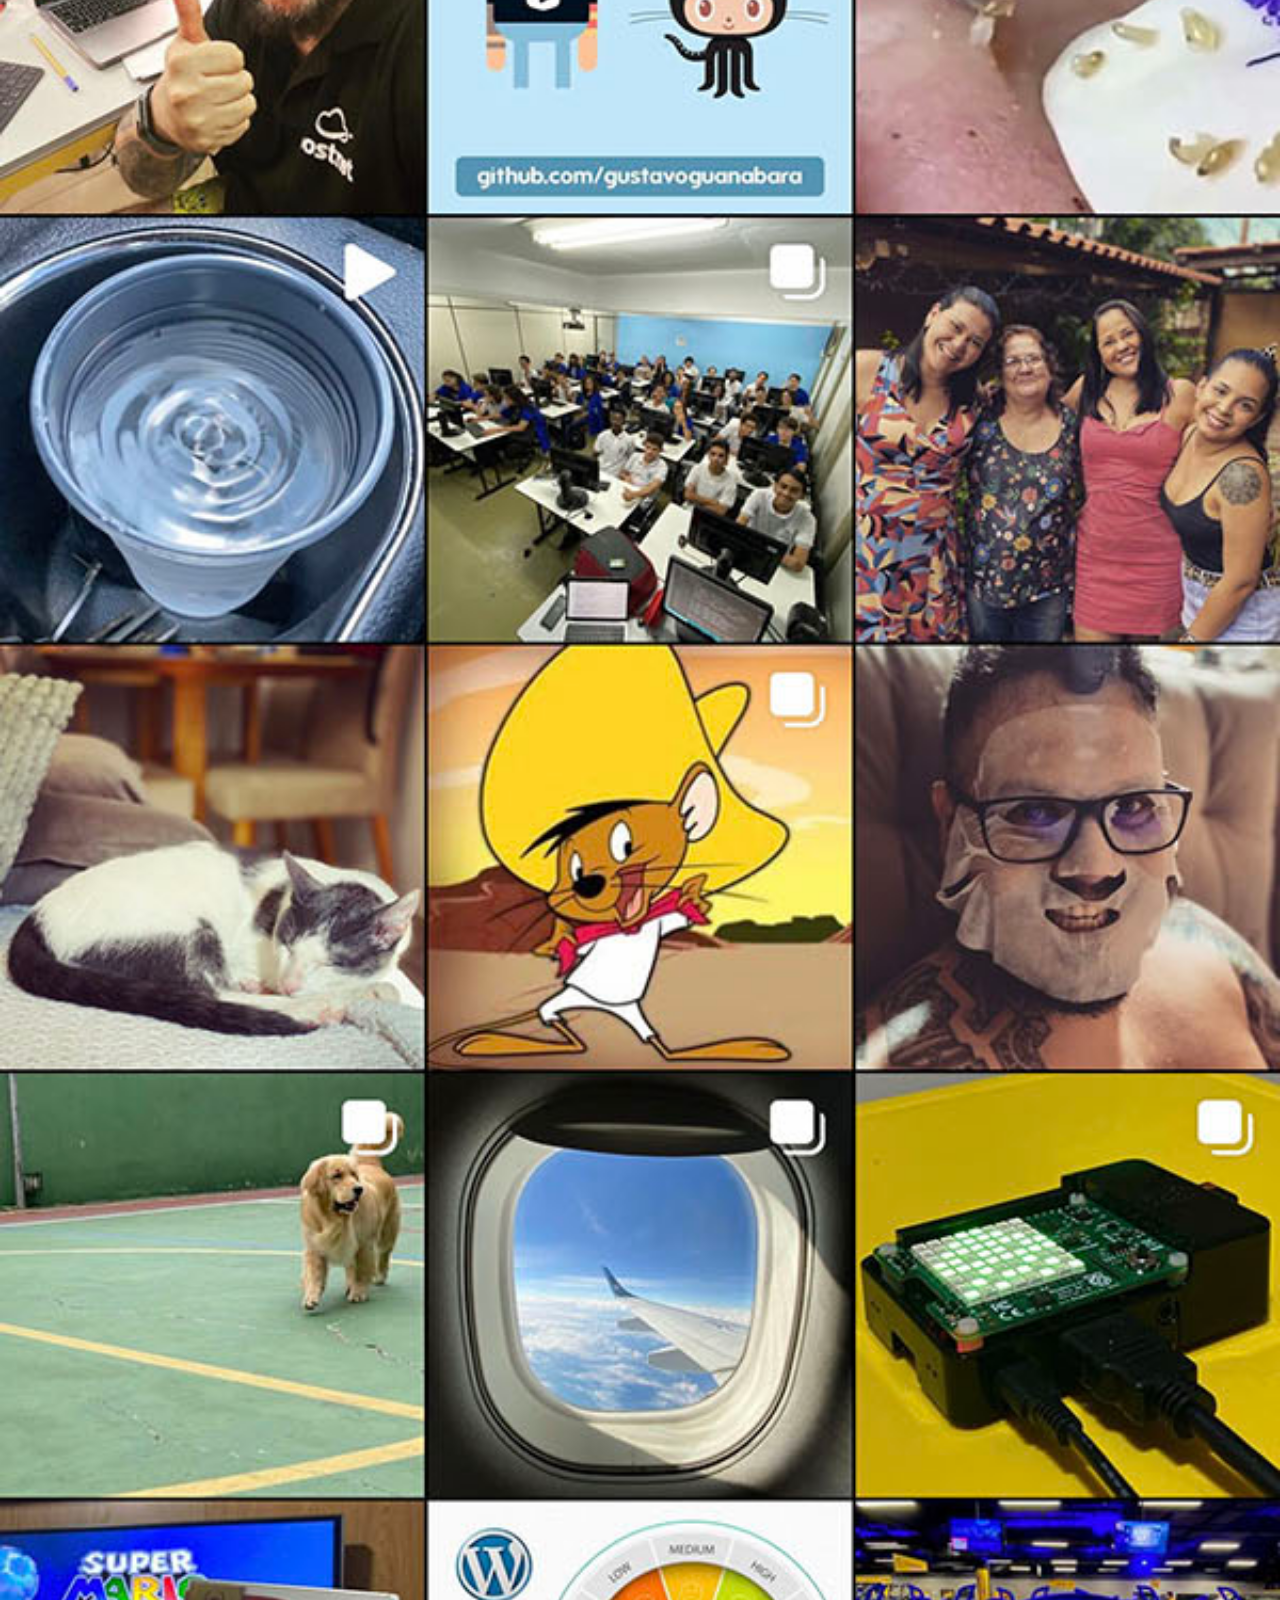
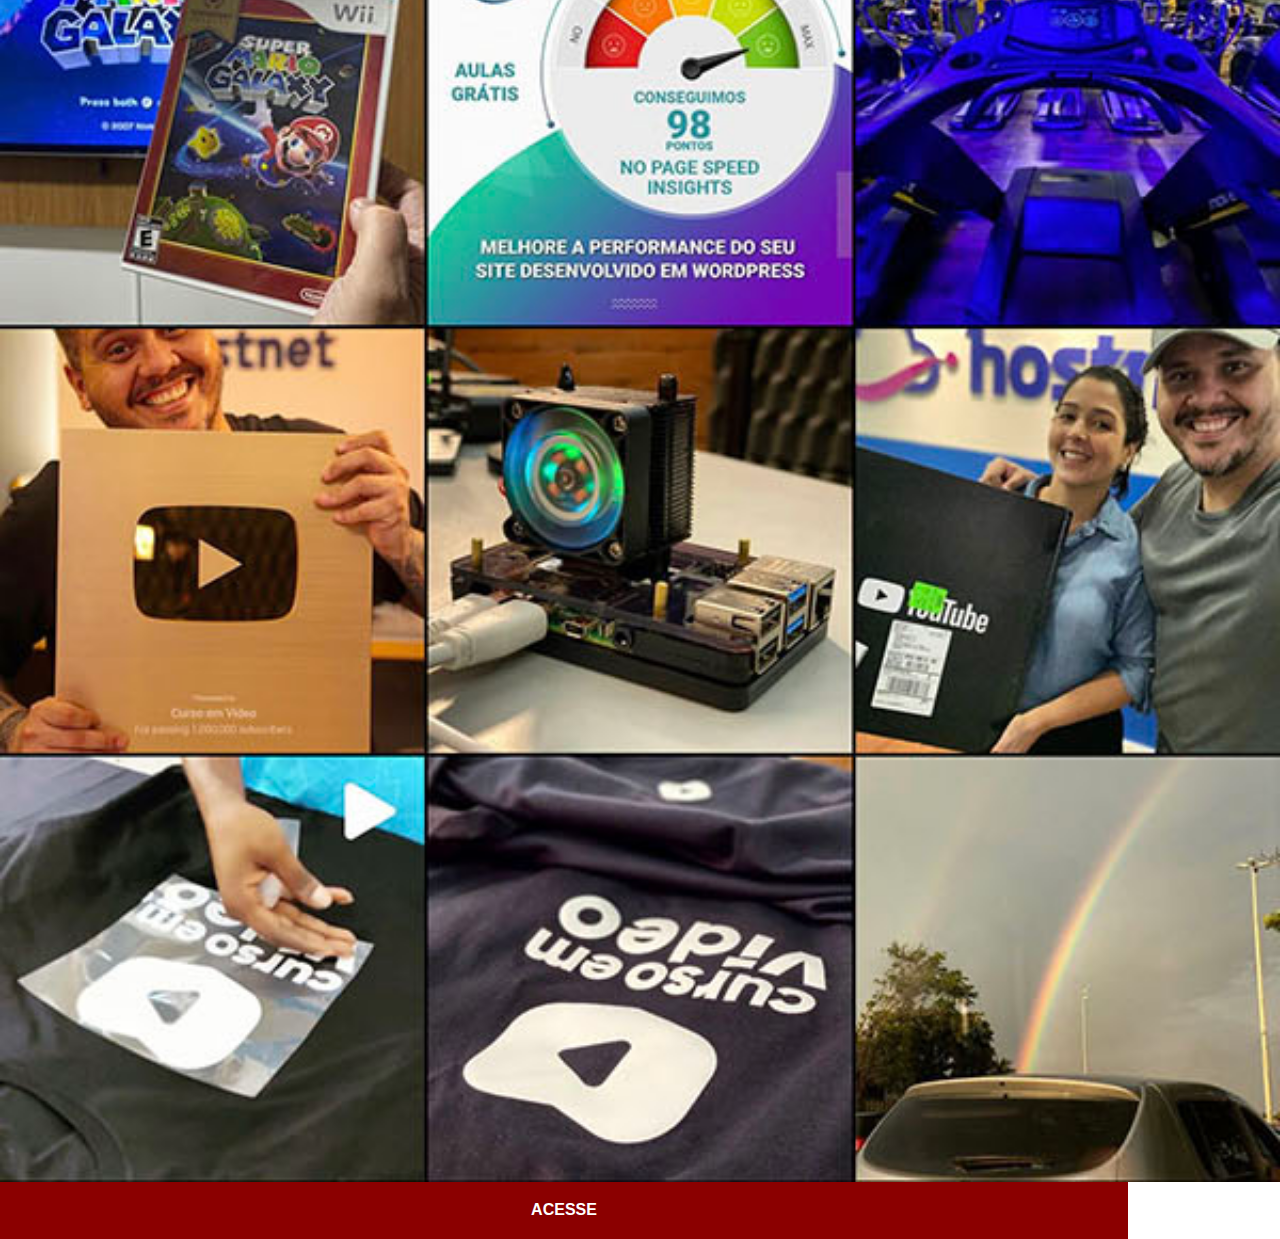
<file: Instagram.html>
<!DOCTYPE html>
<html lang="pt-br">
<head>
	<meta charset="UTF-8">
	<meta name="viewport" content="width=device-width, initial-scale=1.0">
	<title></title>
	<link rel="stylesheet" href="estilos/social.css">
</head>
<body>
	<img src="imagens/tela-instagram.jpg" alt="Instagram">
	<a href="https://www.instagram.com/cursoemvideo" target="_blank">ACESSE</a>
</body>
</html>
</file>
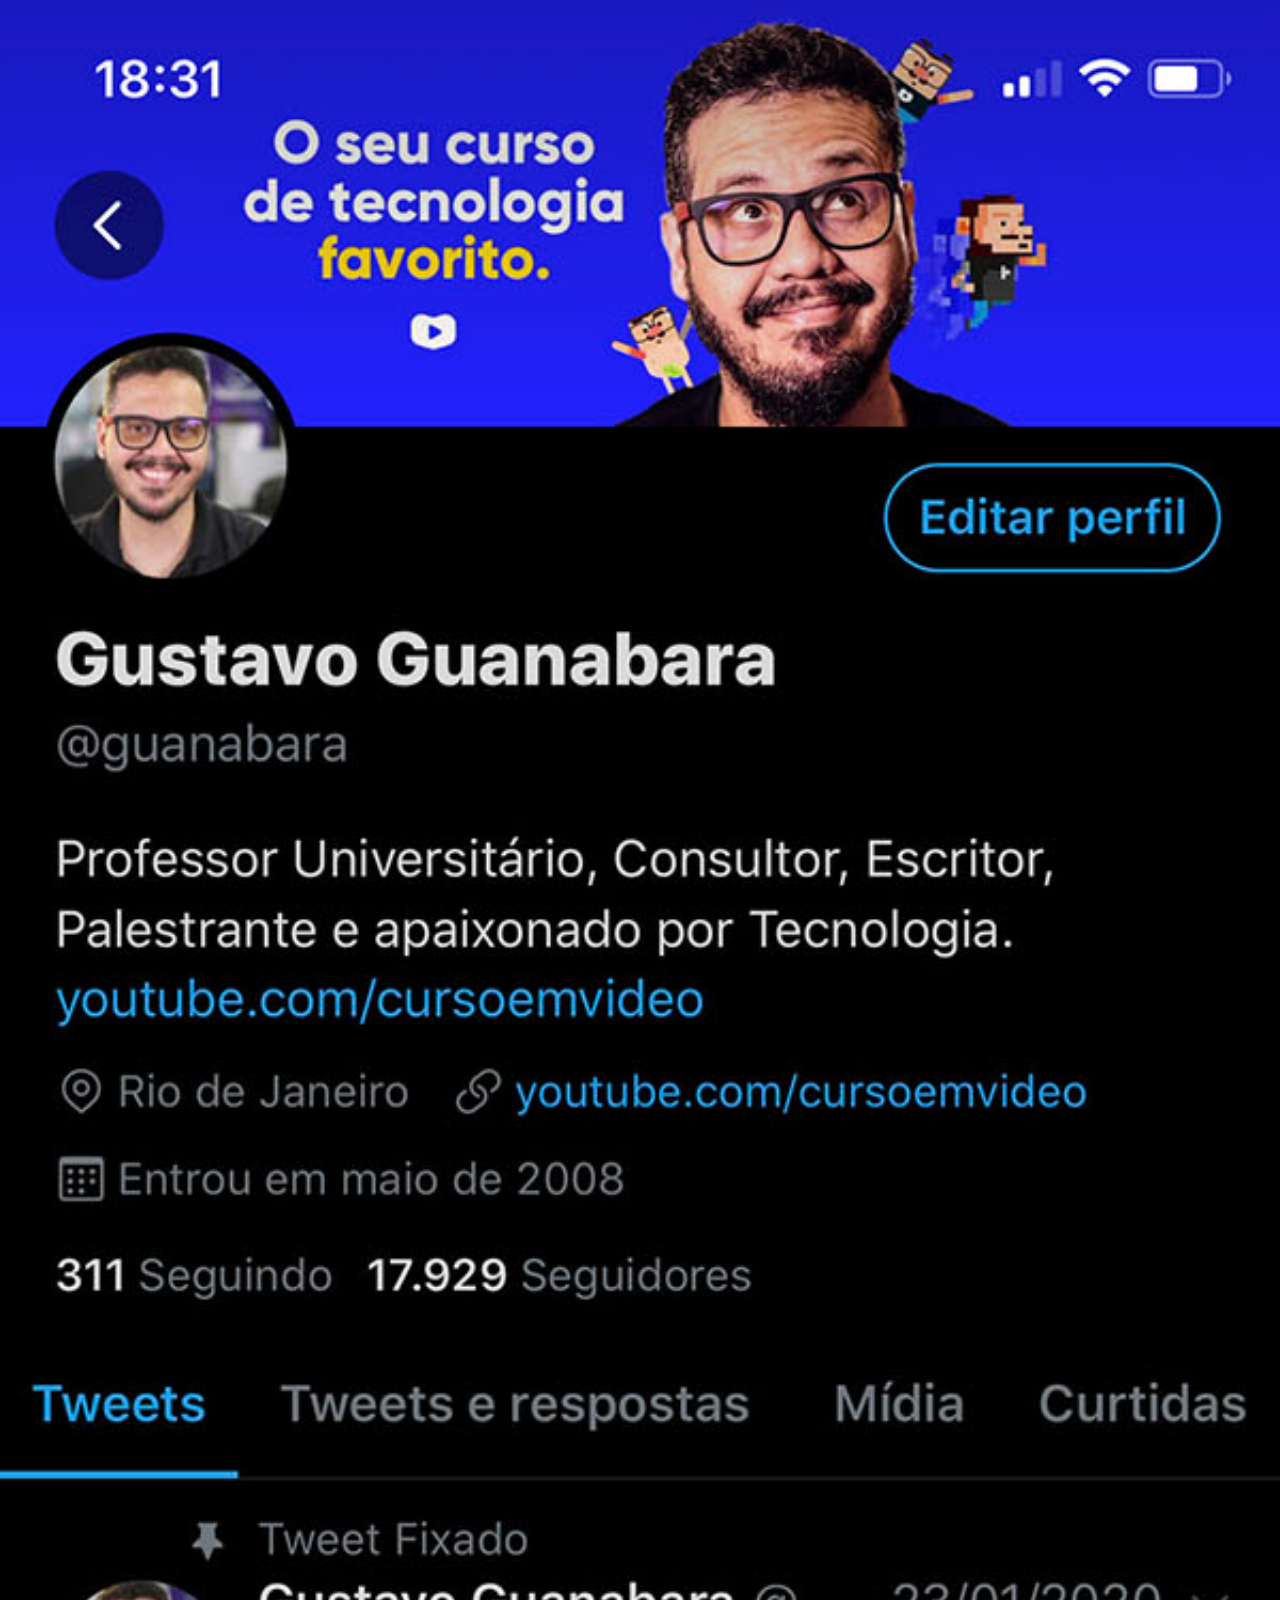
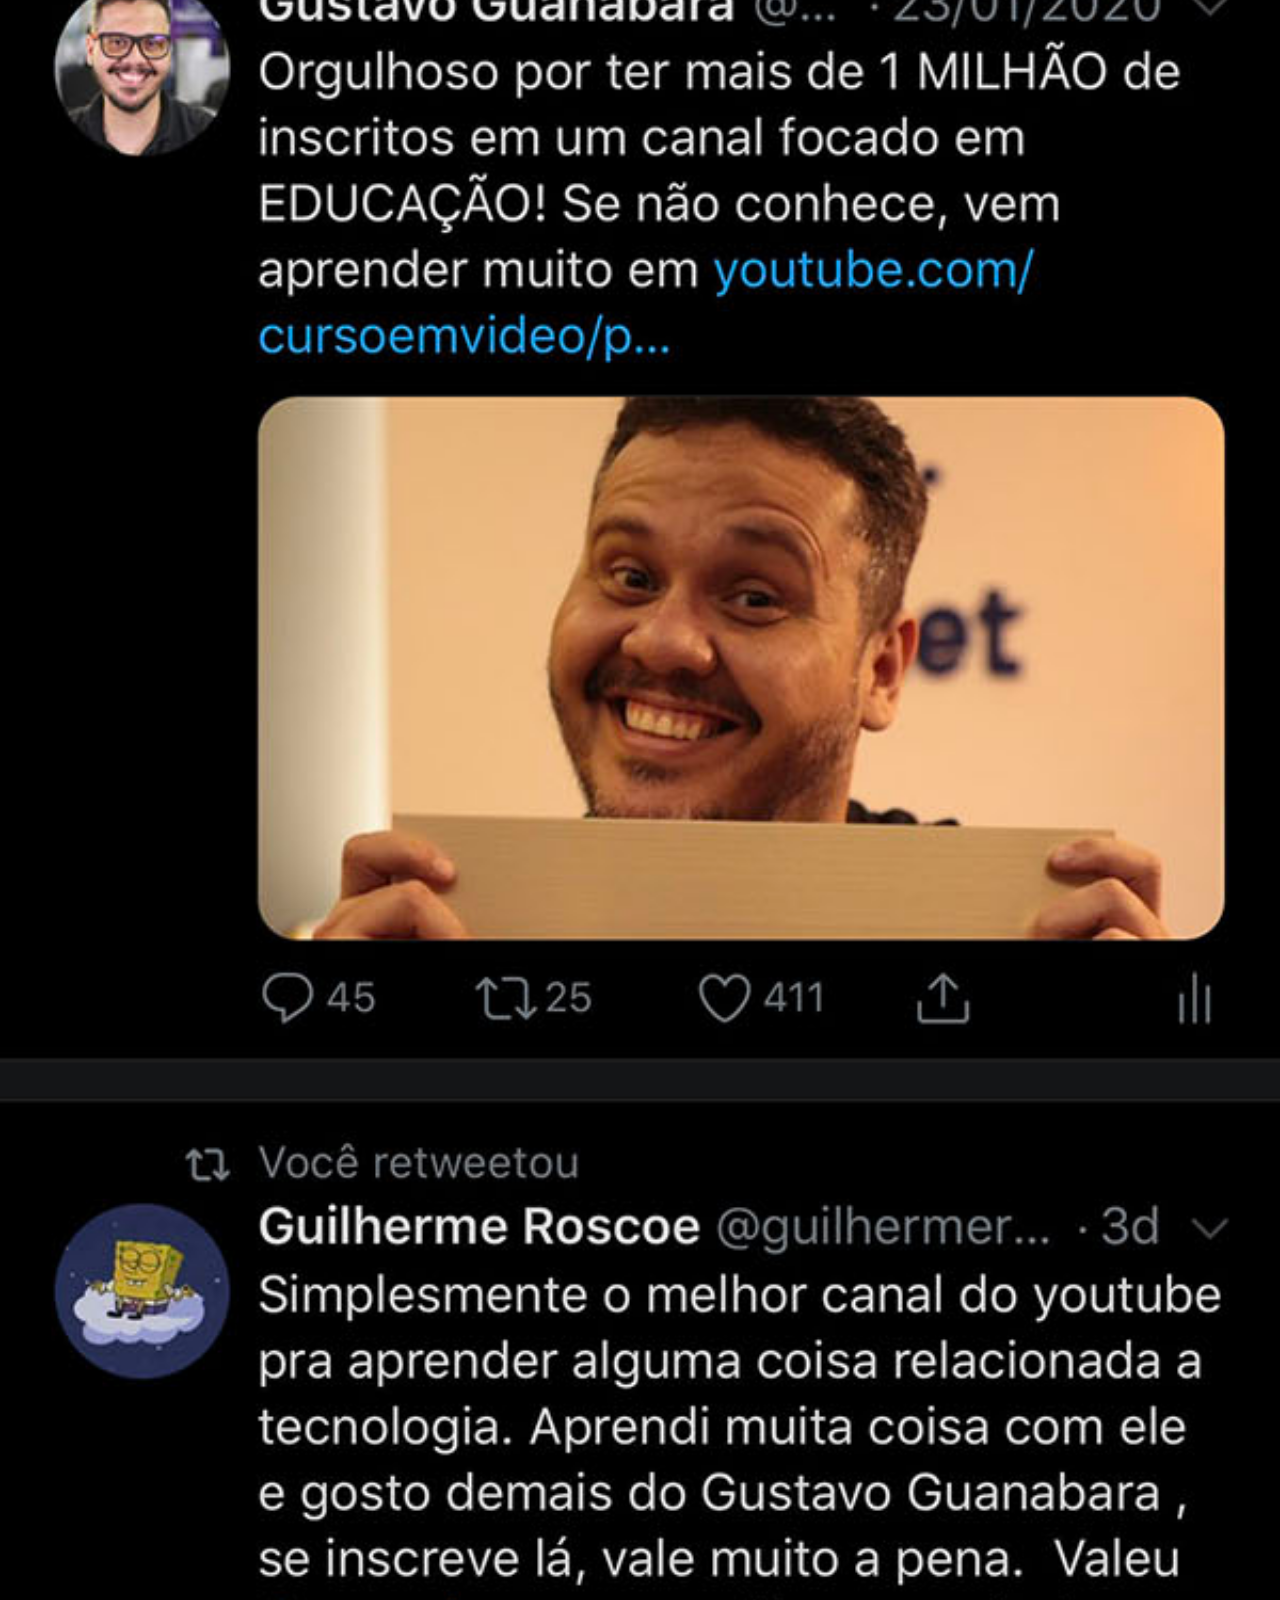
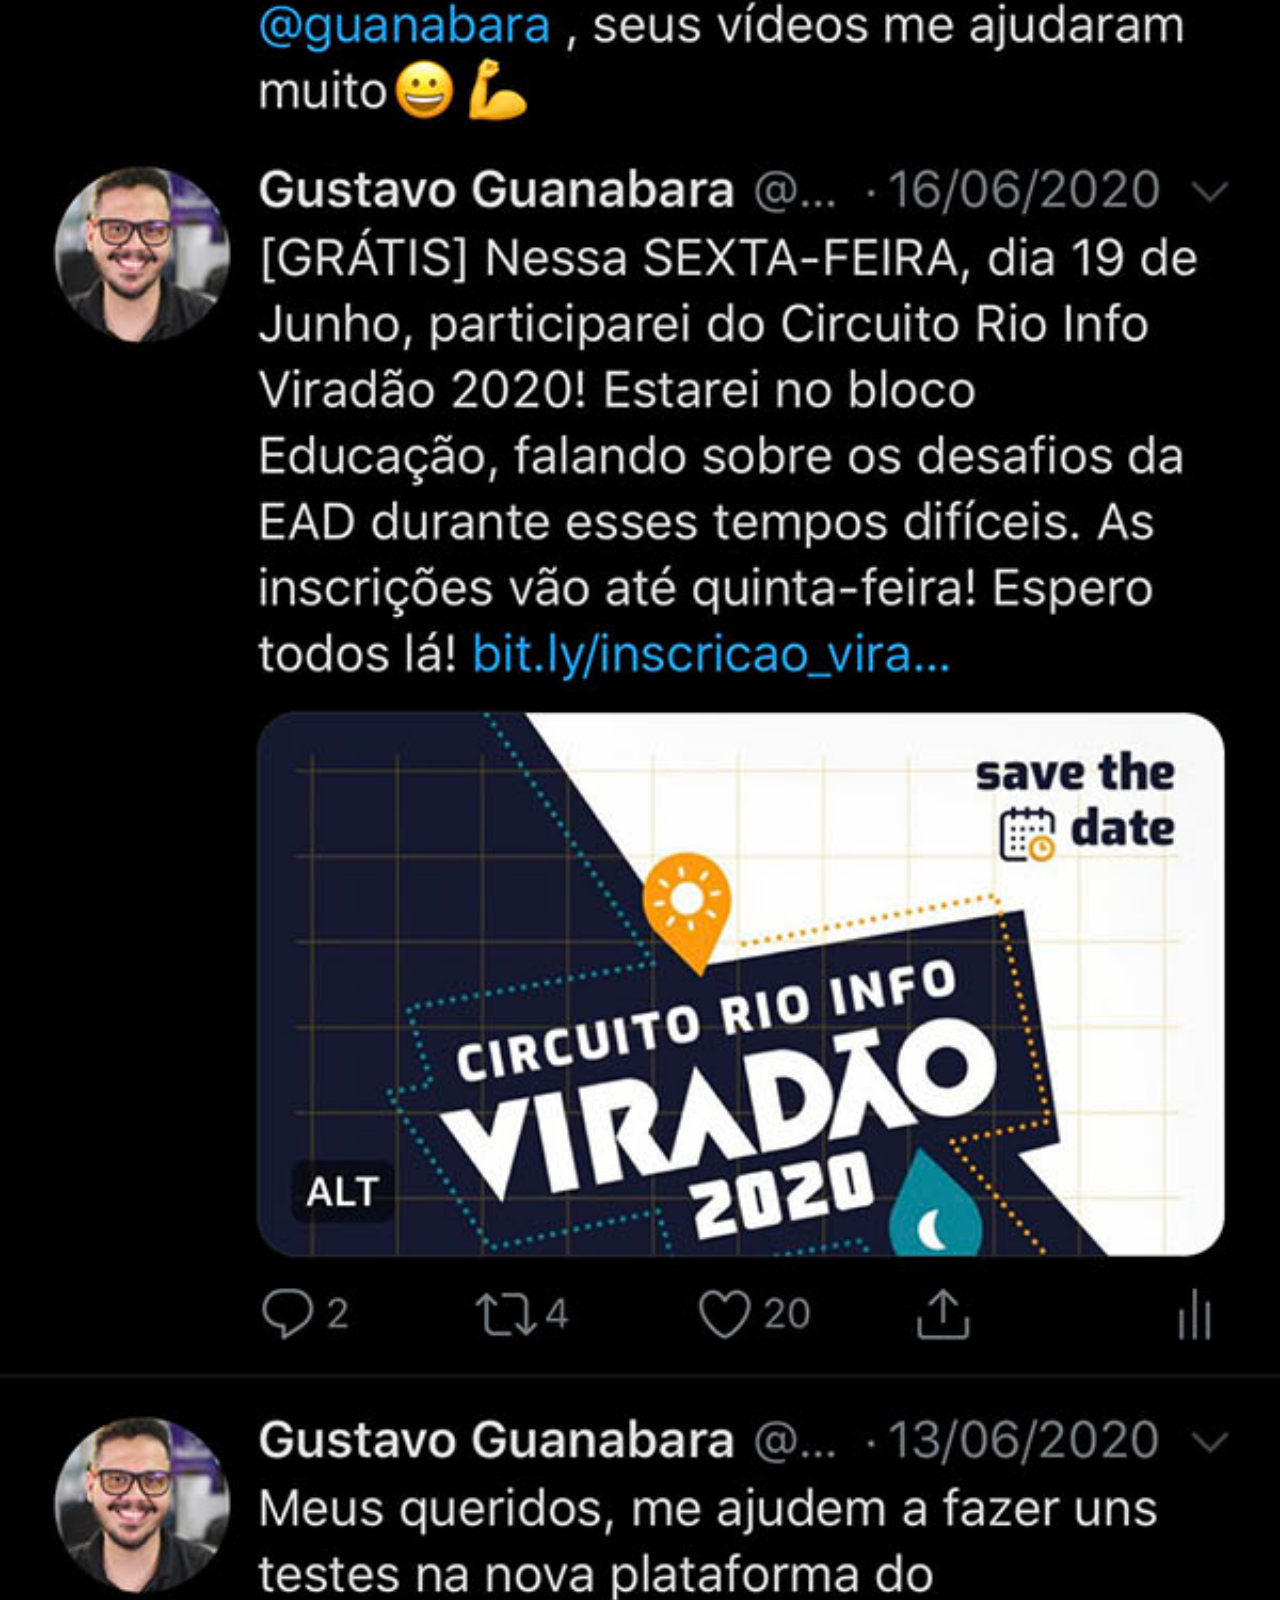
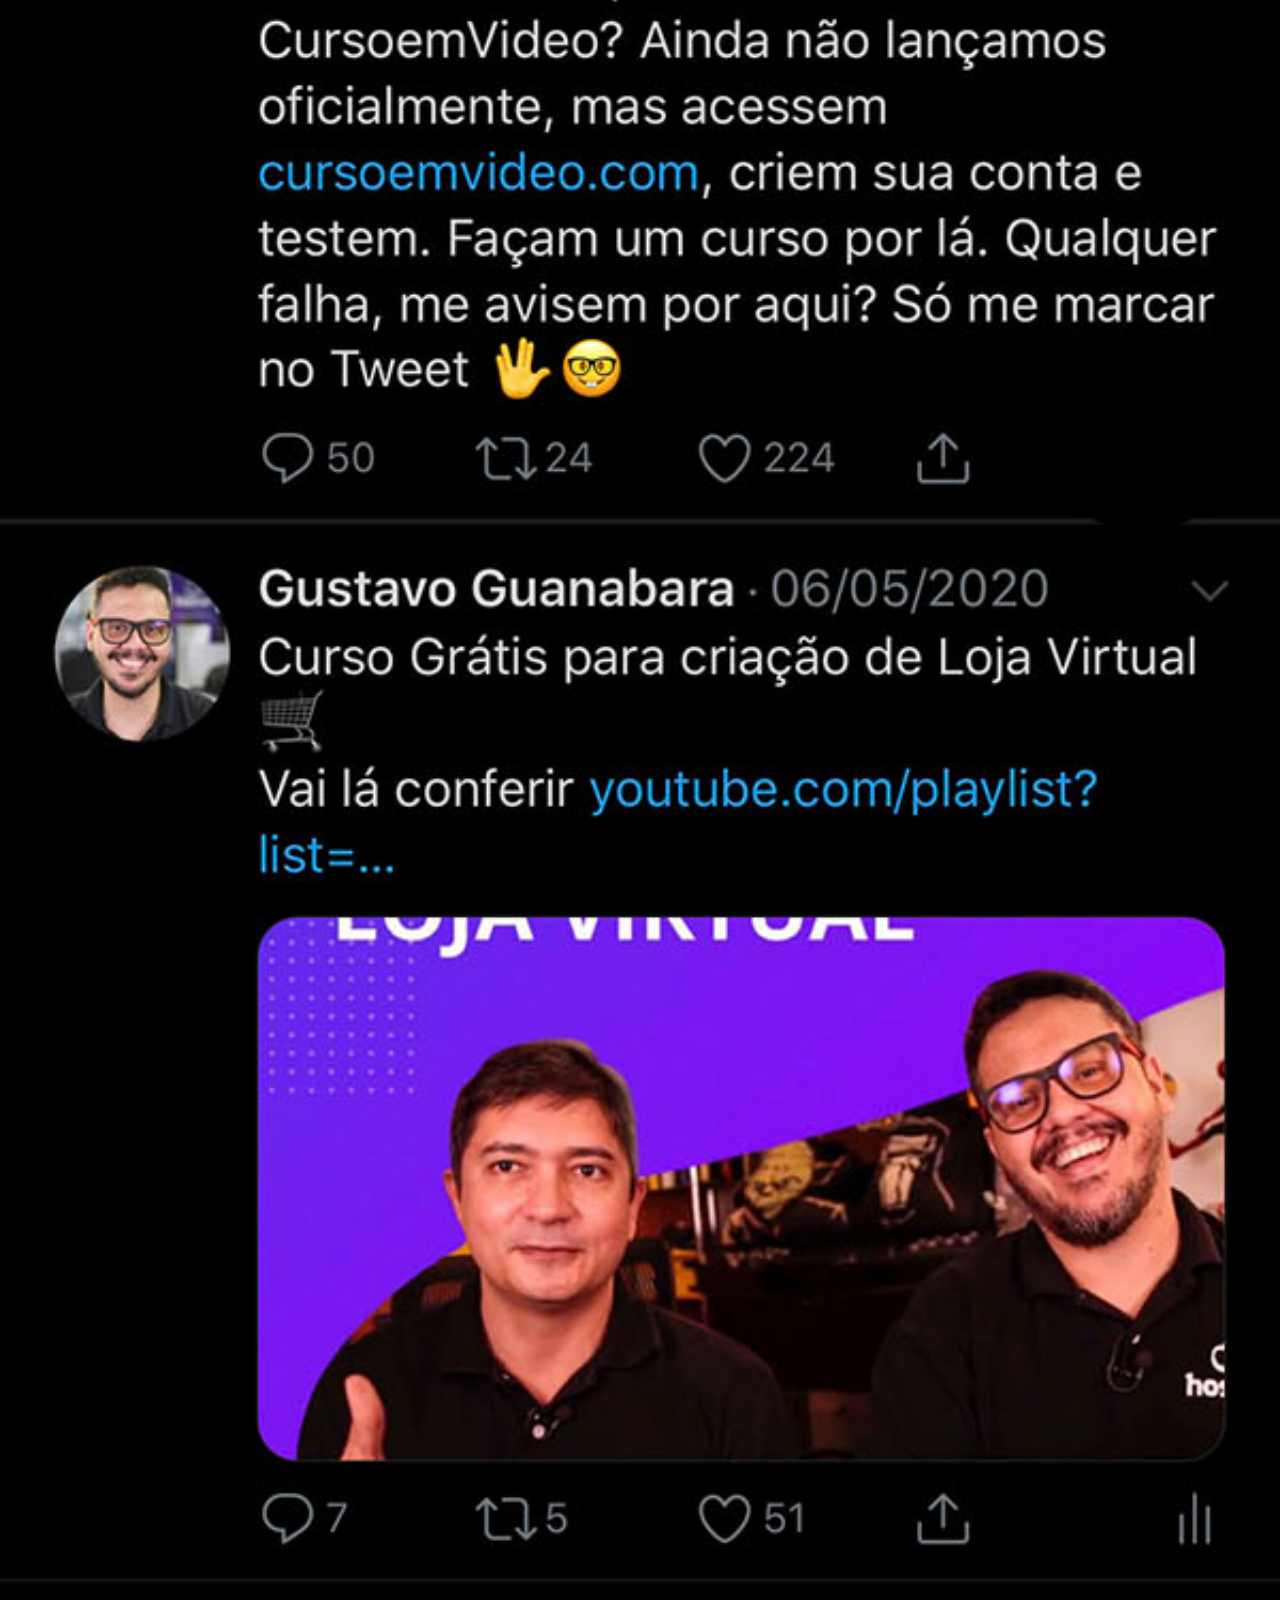
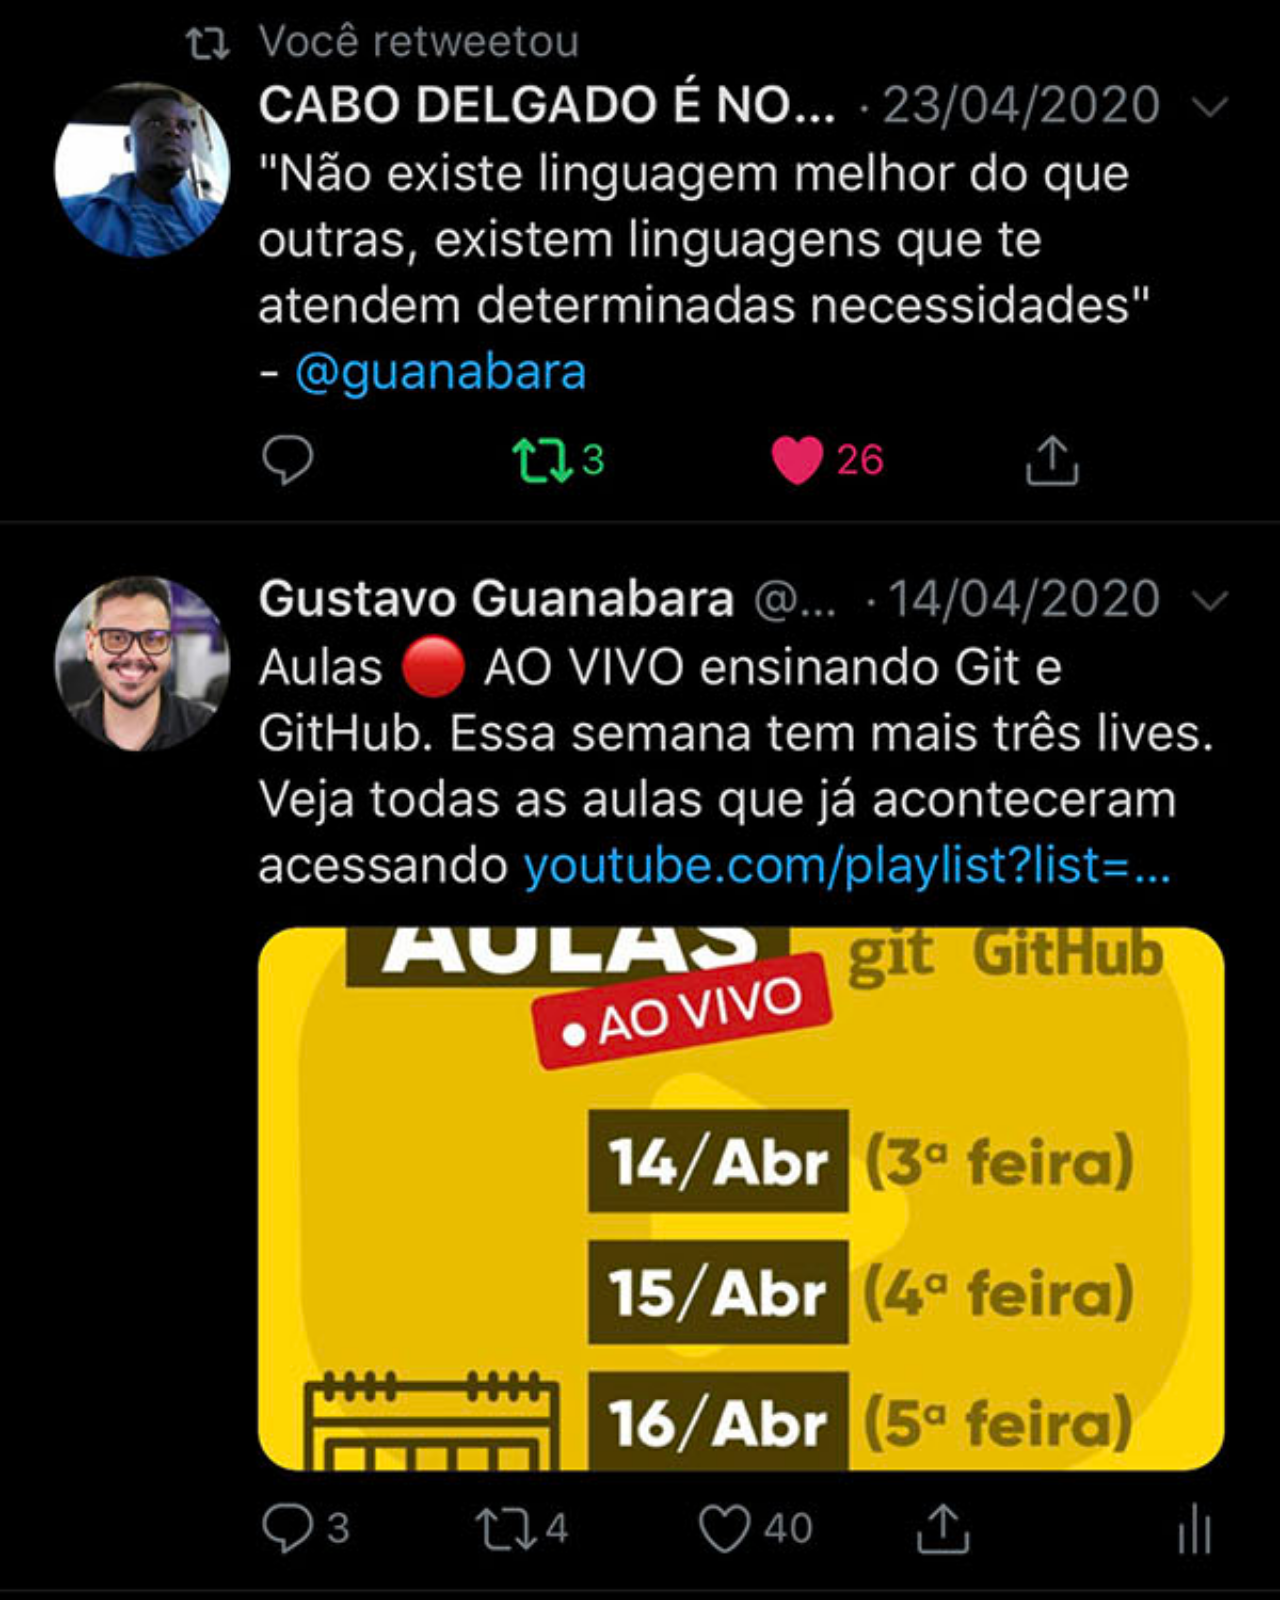
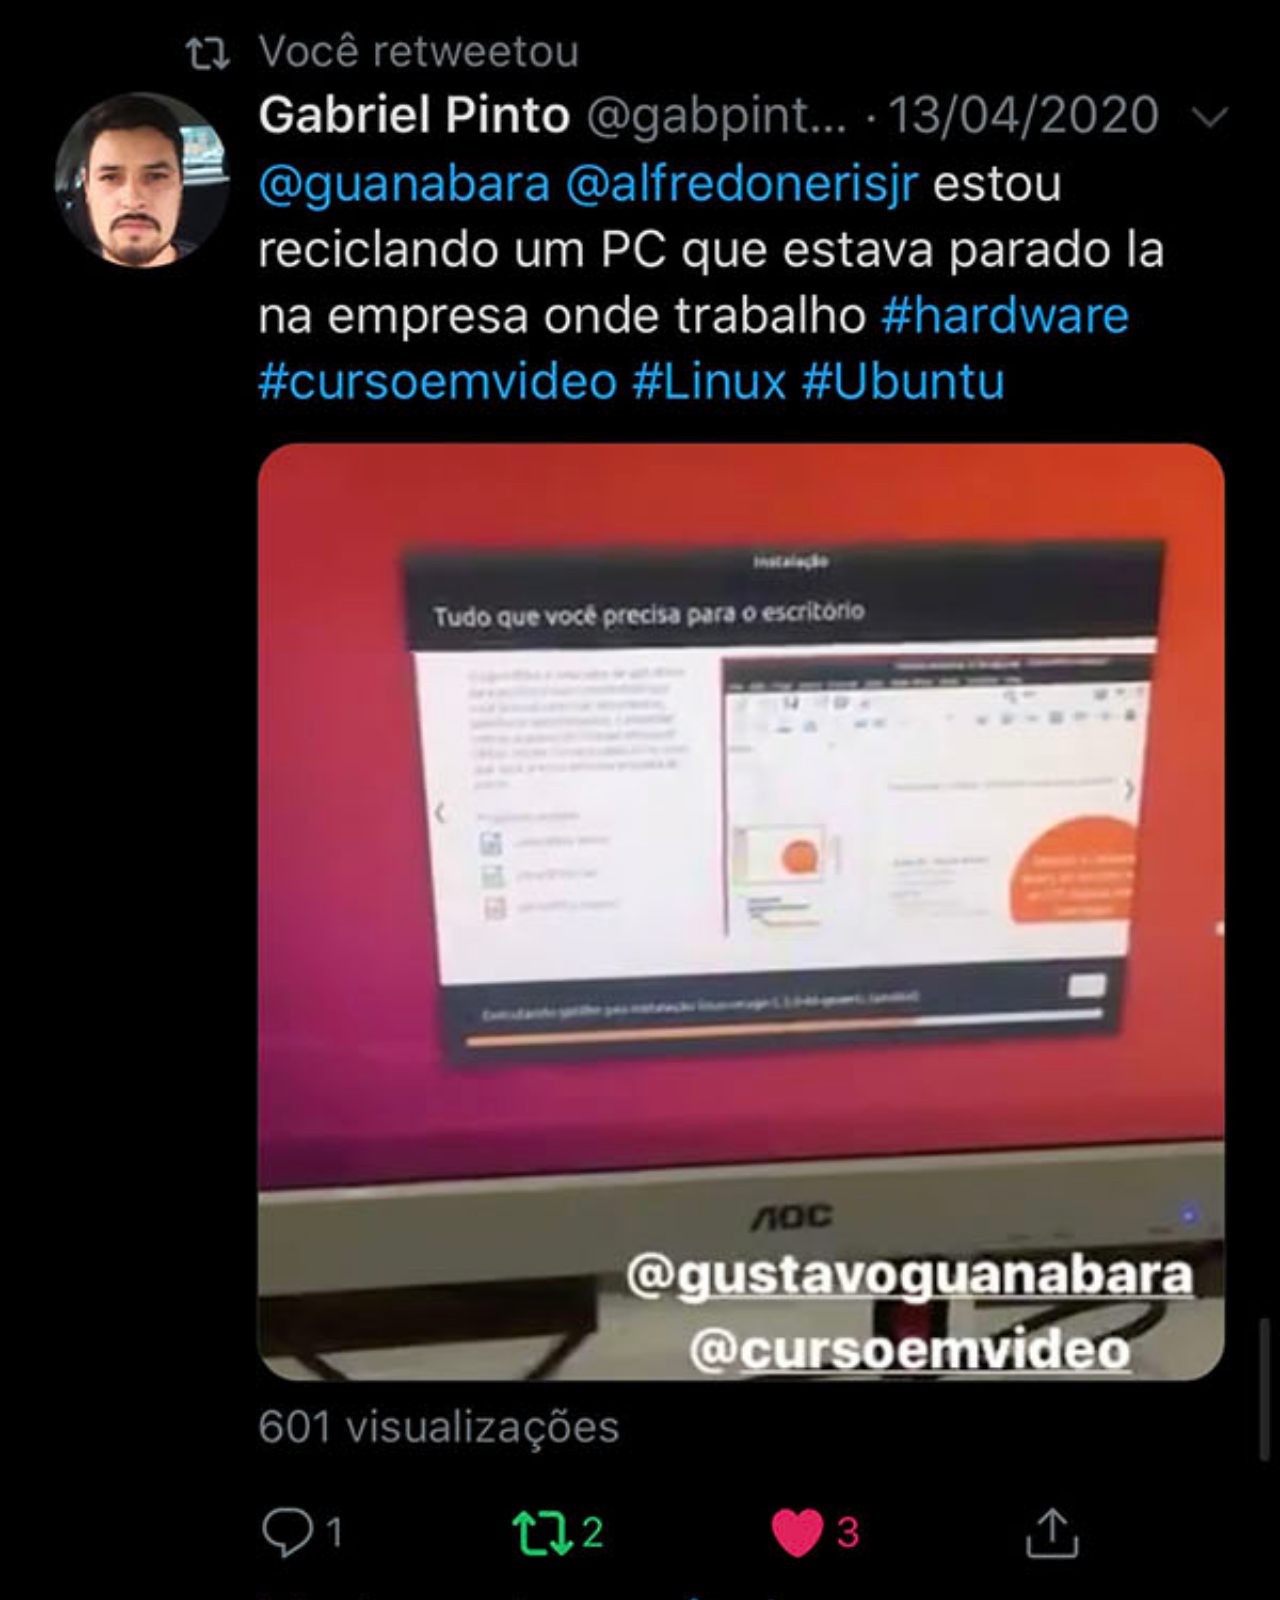
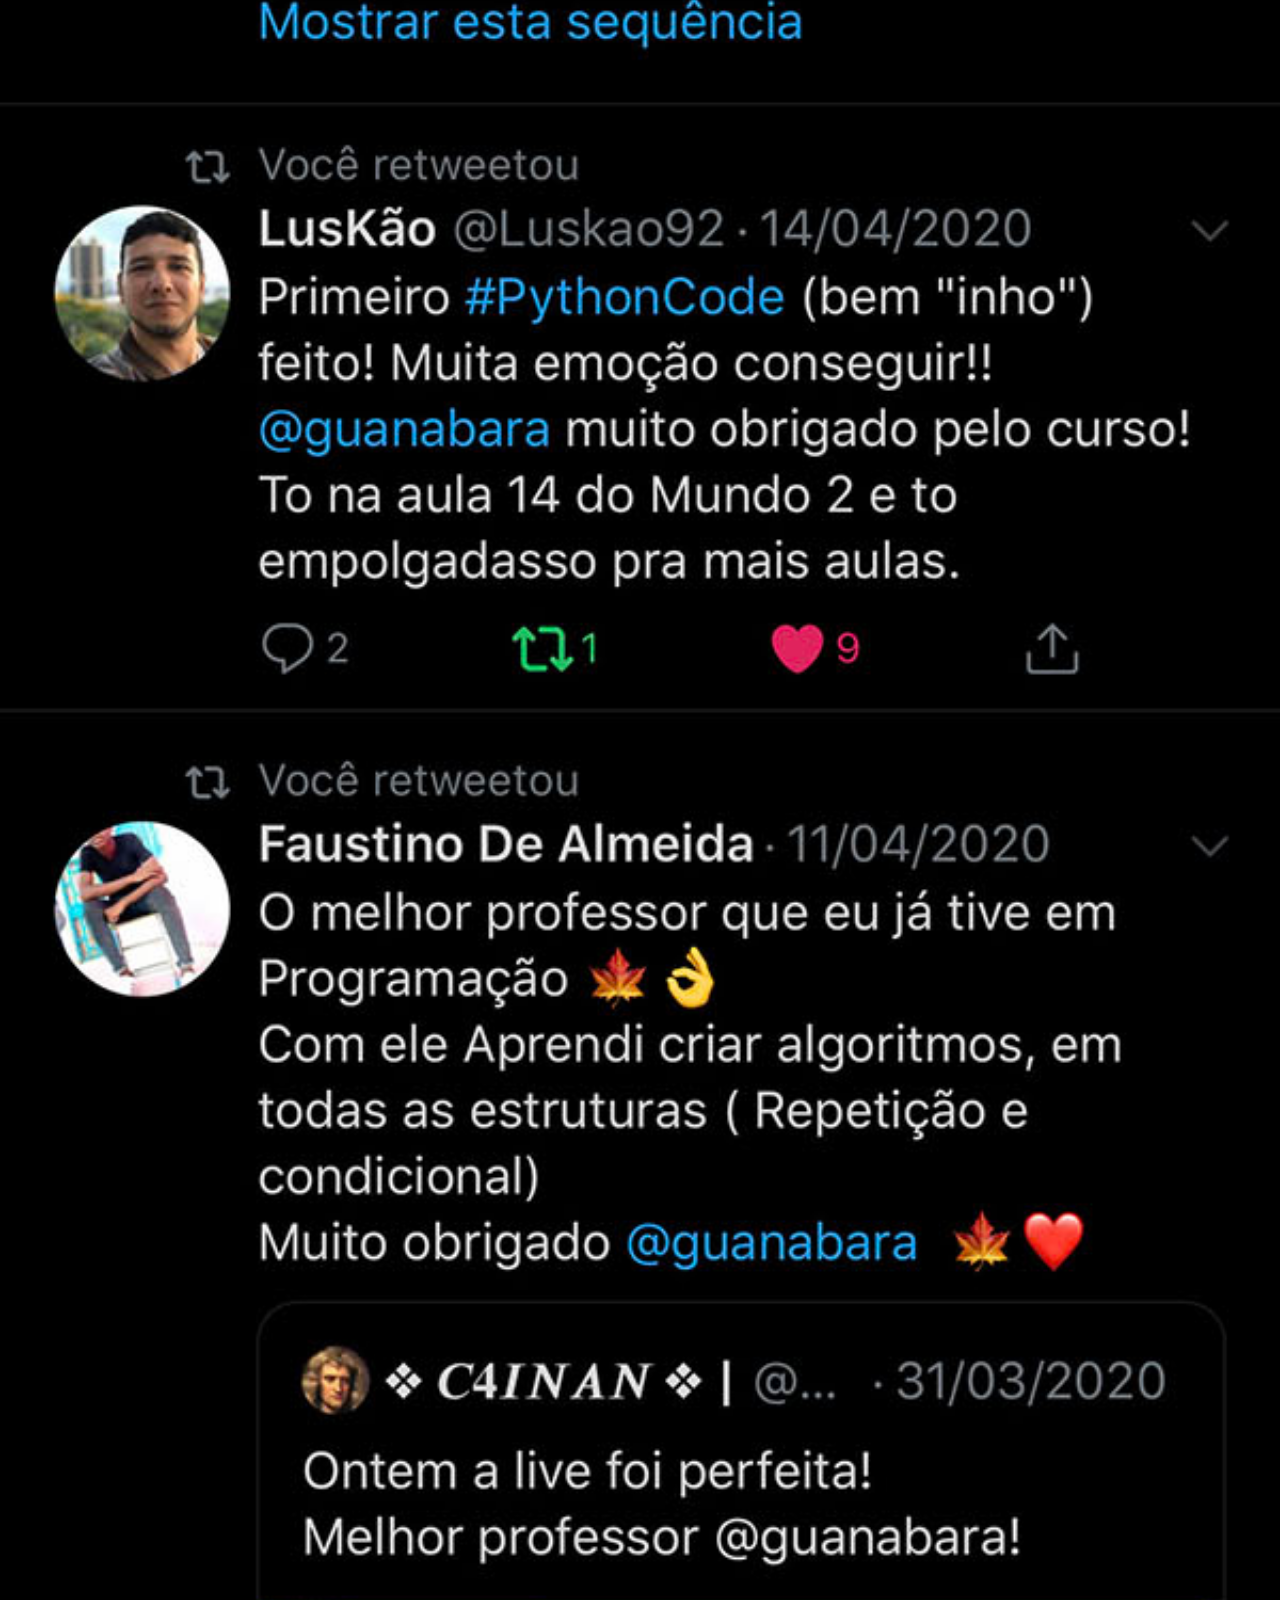
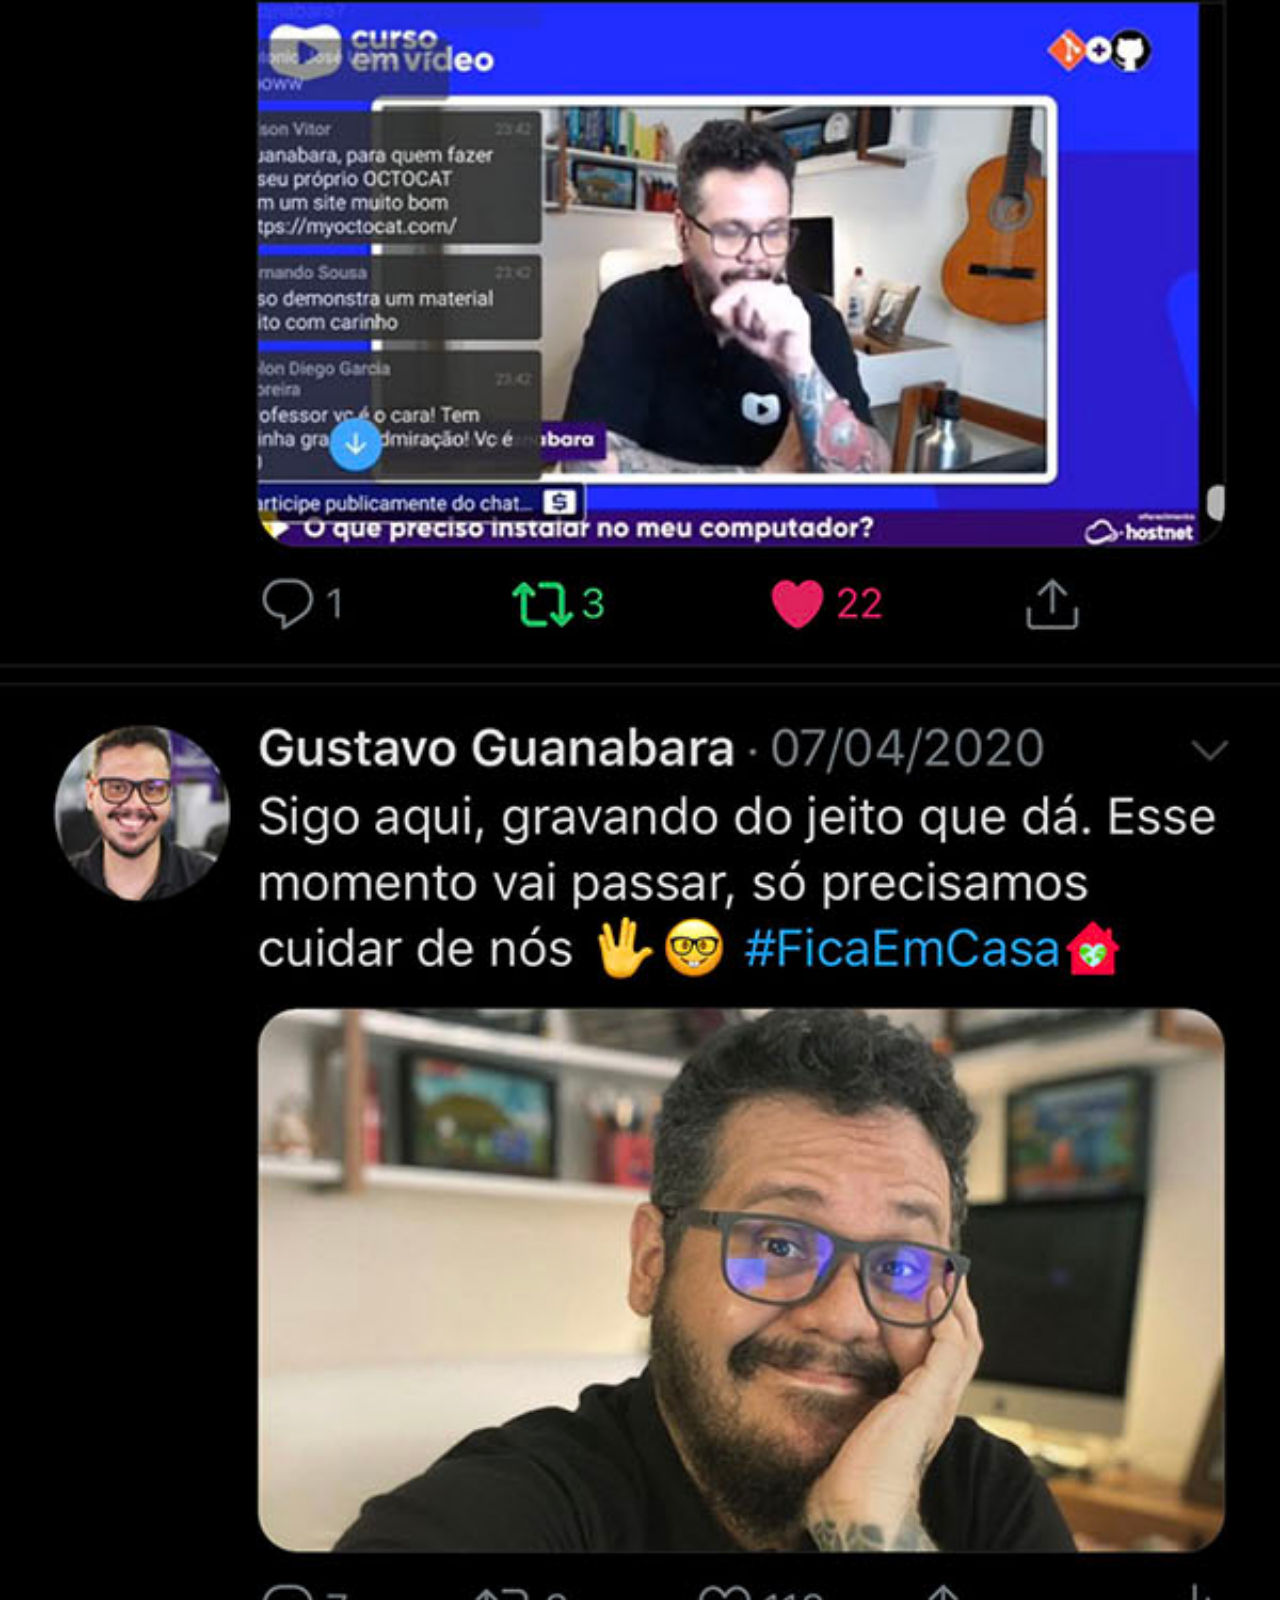
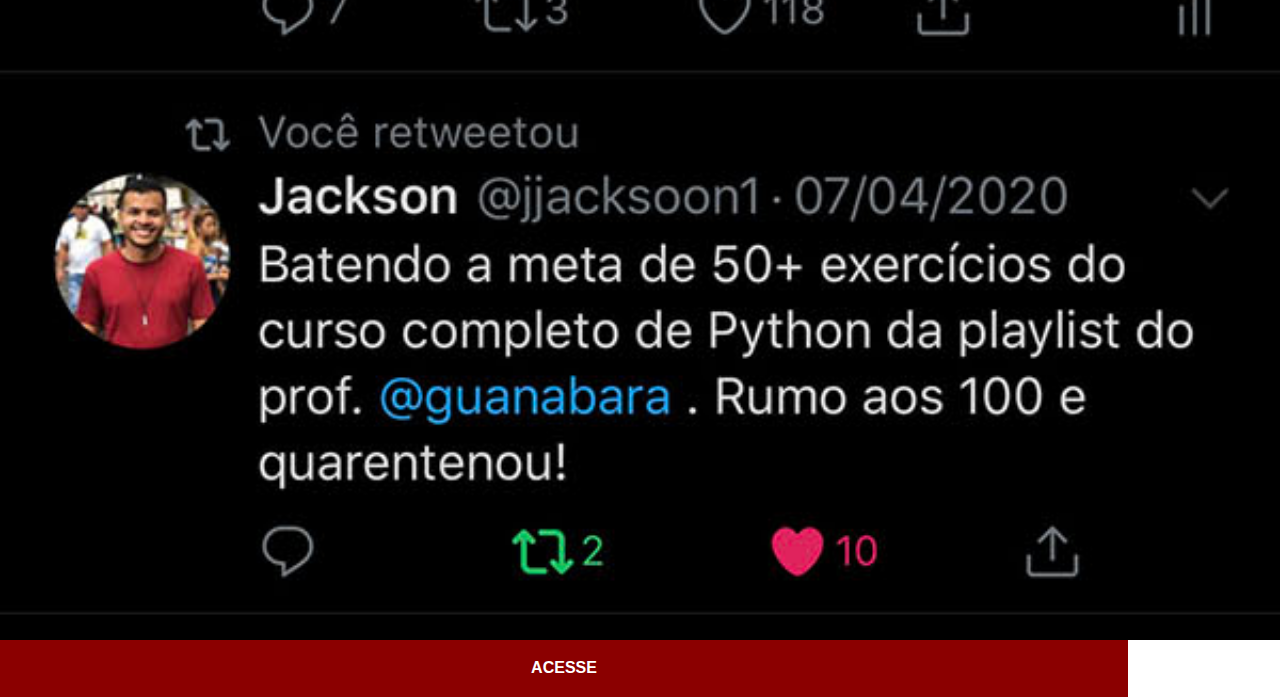
<file: twitter.html>
<!DOCTYPE html>
<html lang="pt-br">
<head>
	<meta charset="UTF-8">
	<meta name="viewport" content="width=device-width, initial-scale=1.0">
	<title></title>
	<link rel="stylesheet" href="estilos/social.css">
</head>
<body>
	<img src="imagens/tela-twitter.jpg" alt="Twitter">
	<a href="https://x.com/cursosemvideo" target="_blank">ACESSE</a>
</body>
</html>
</file>
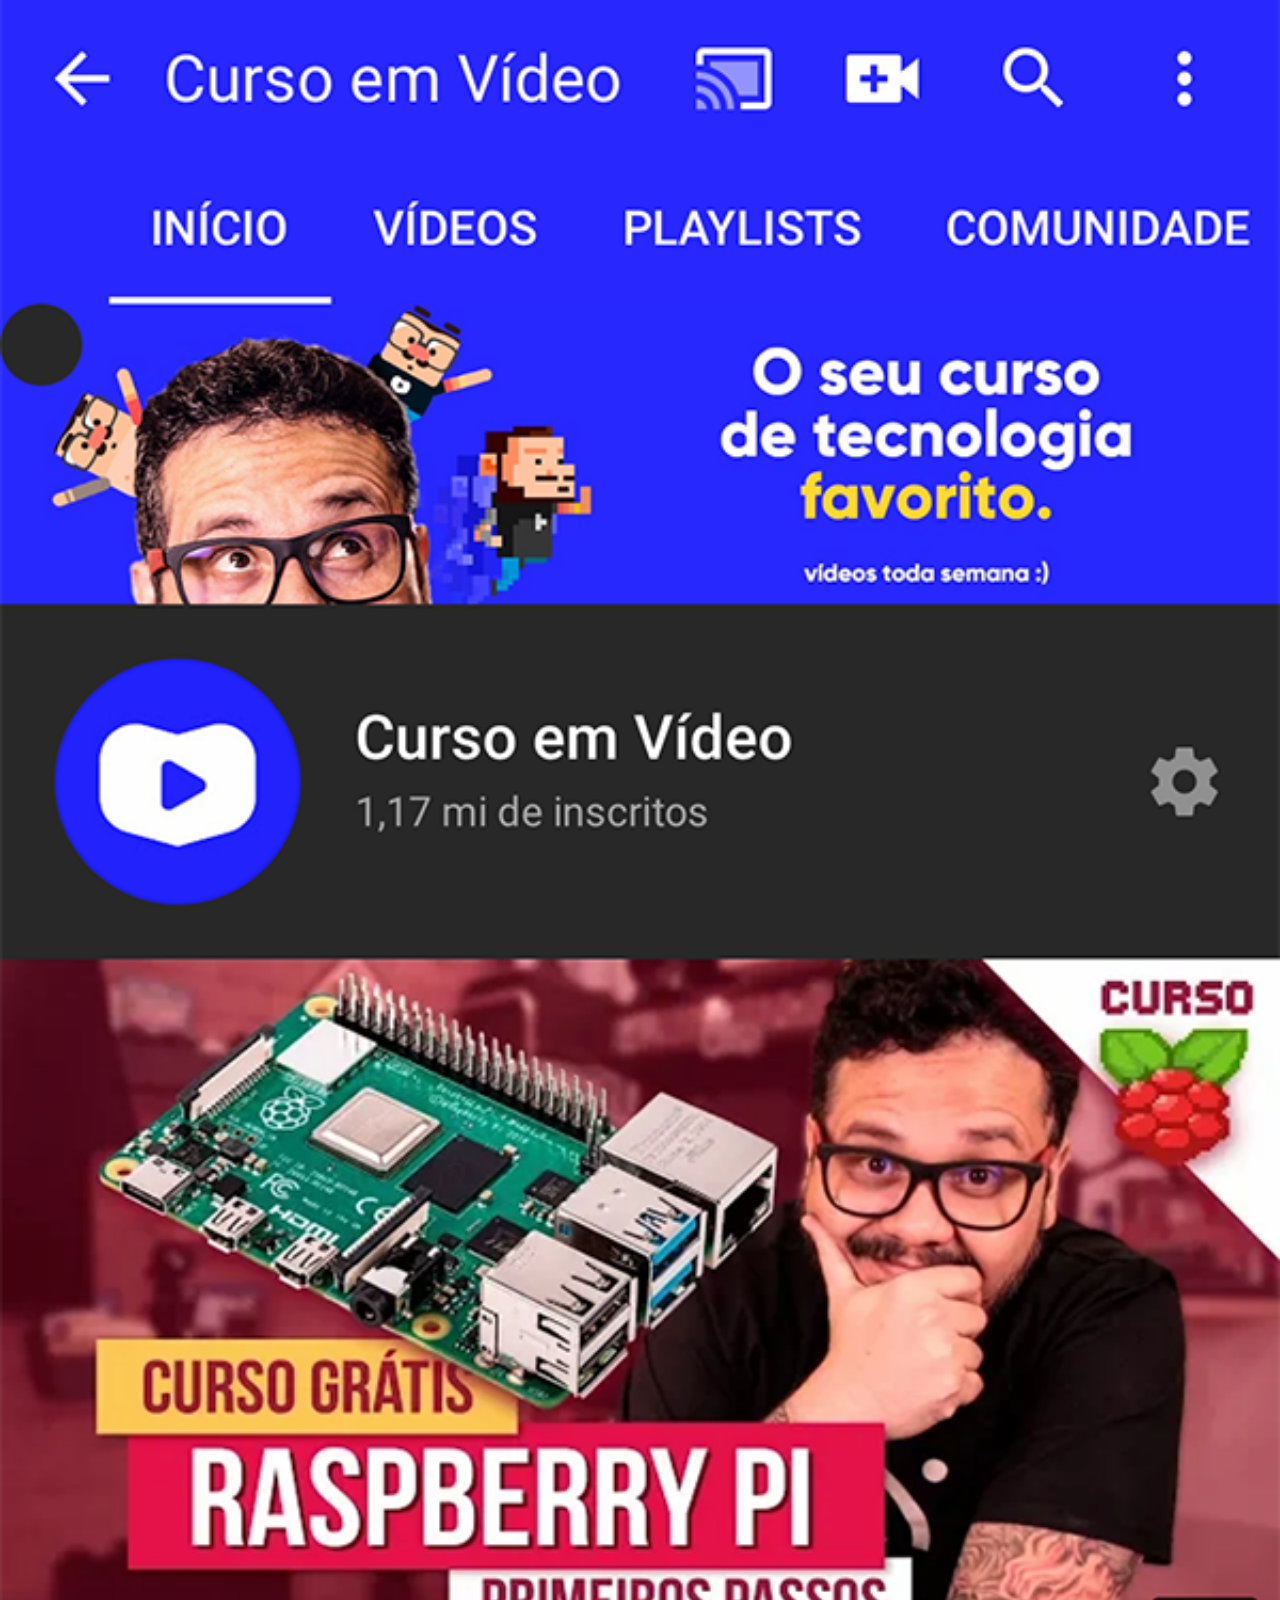
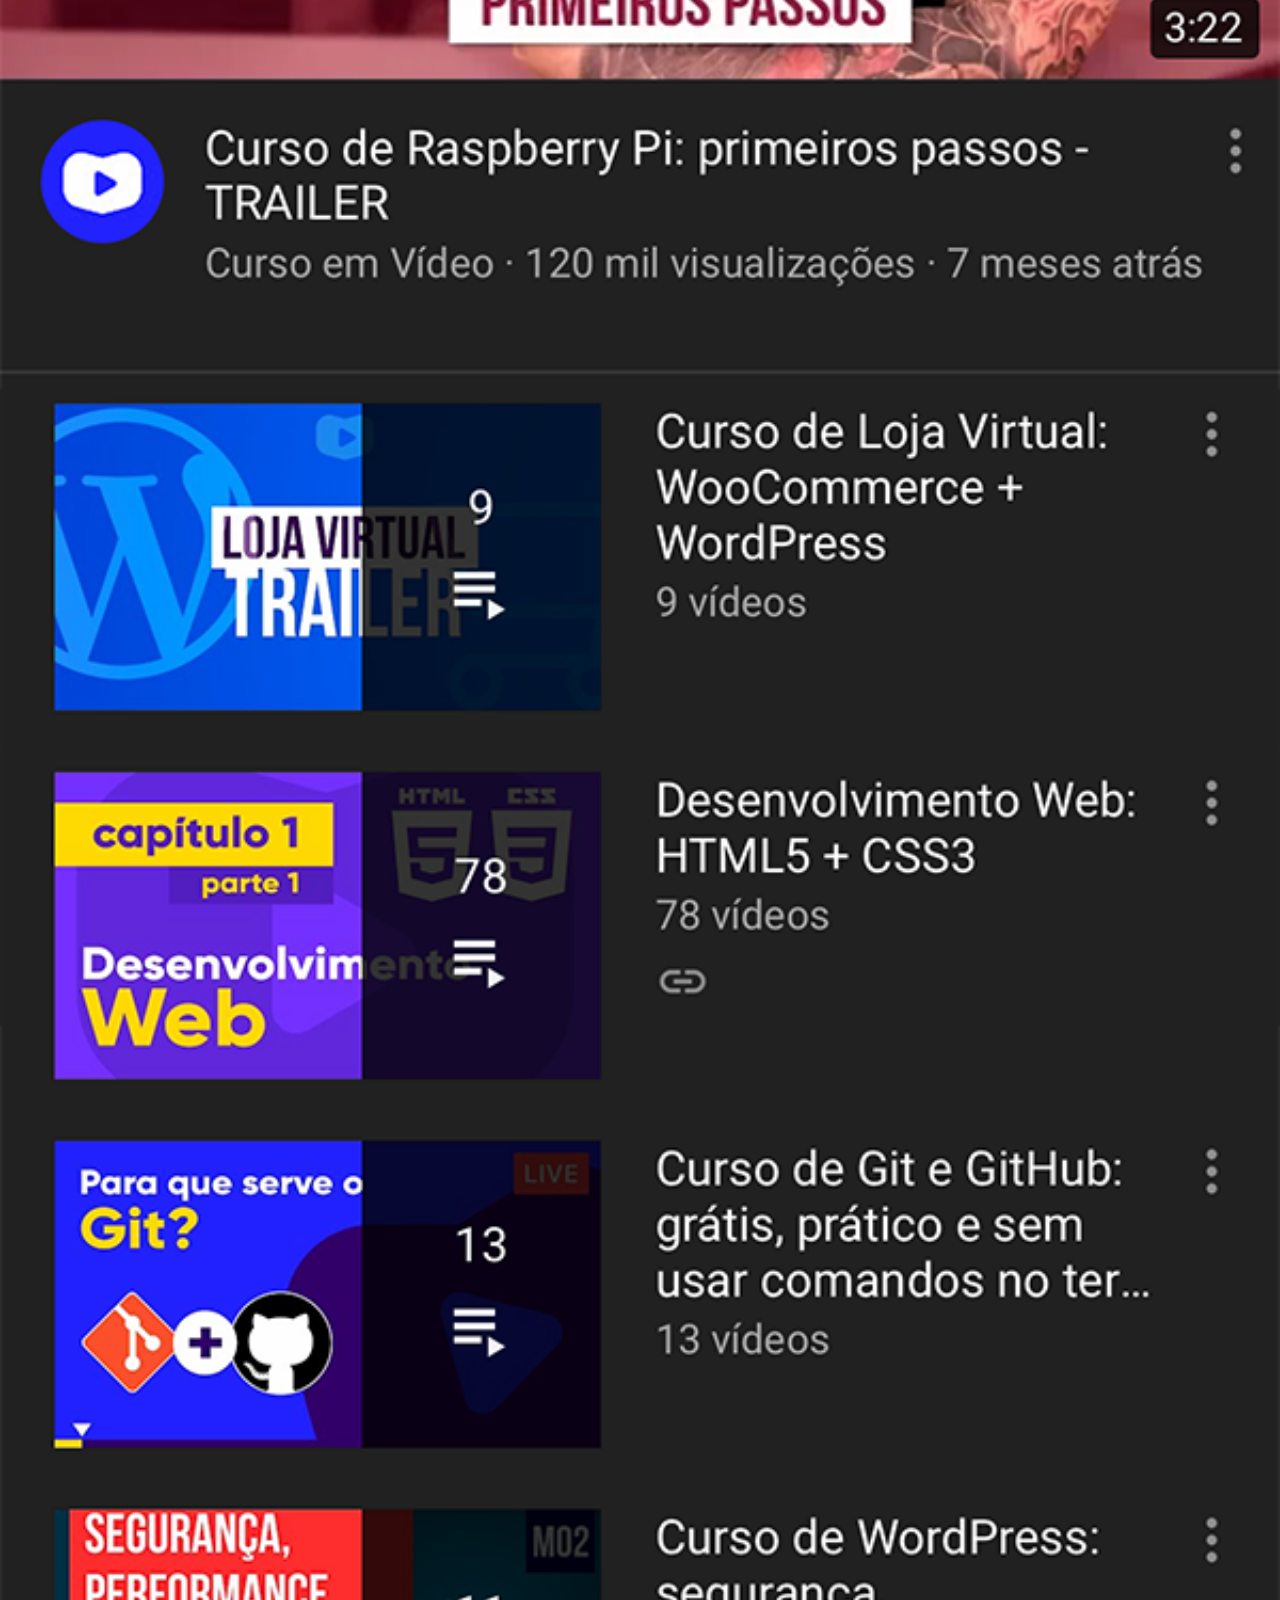
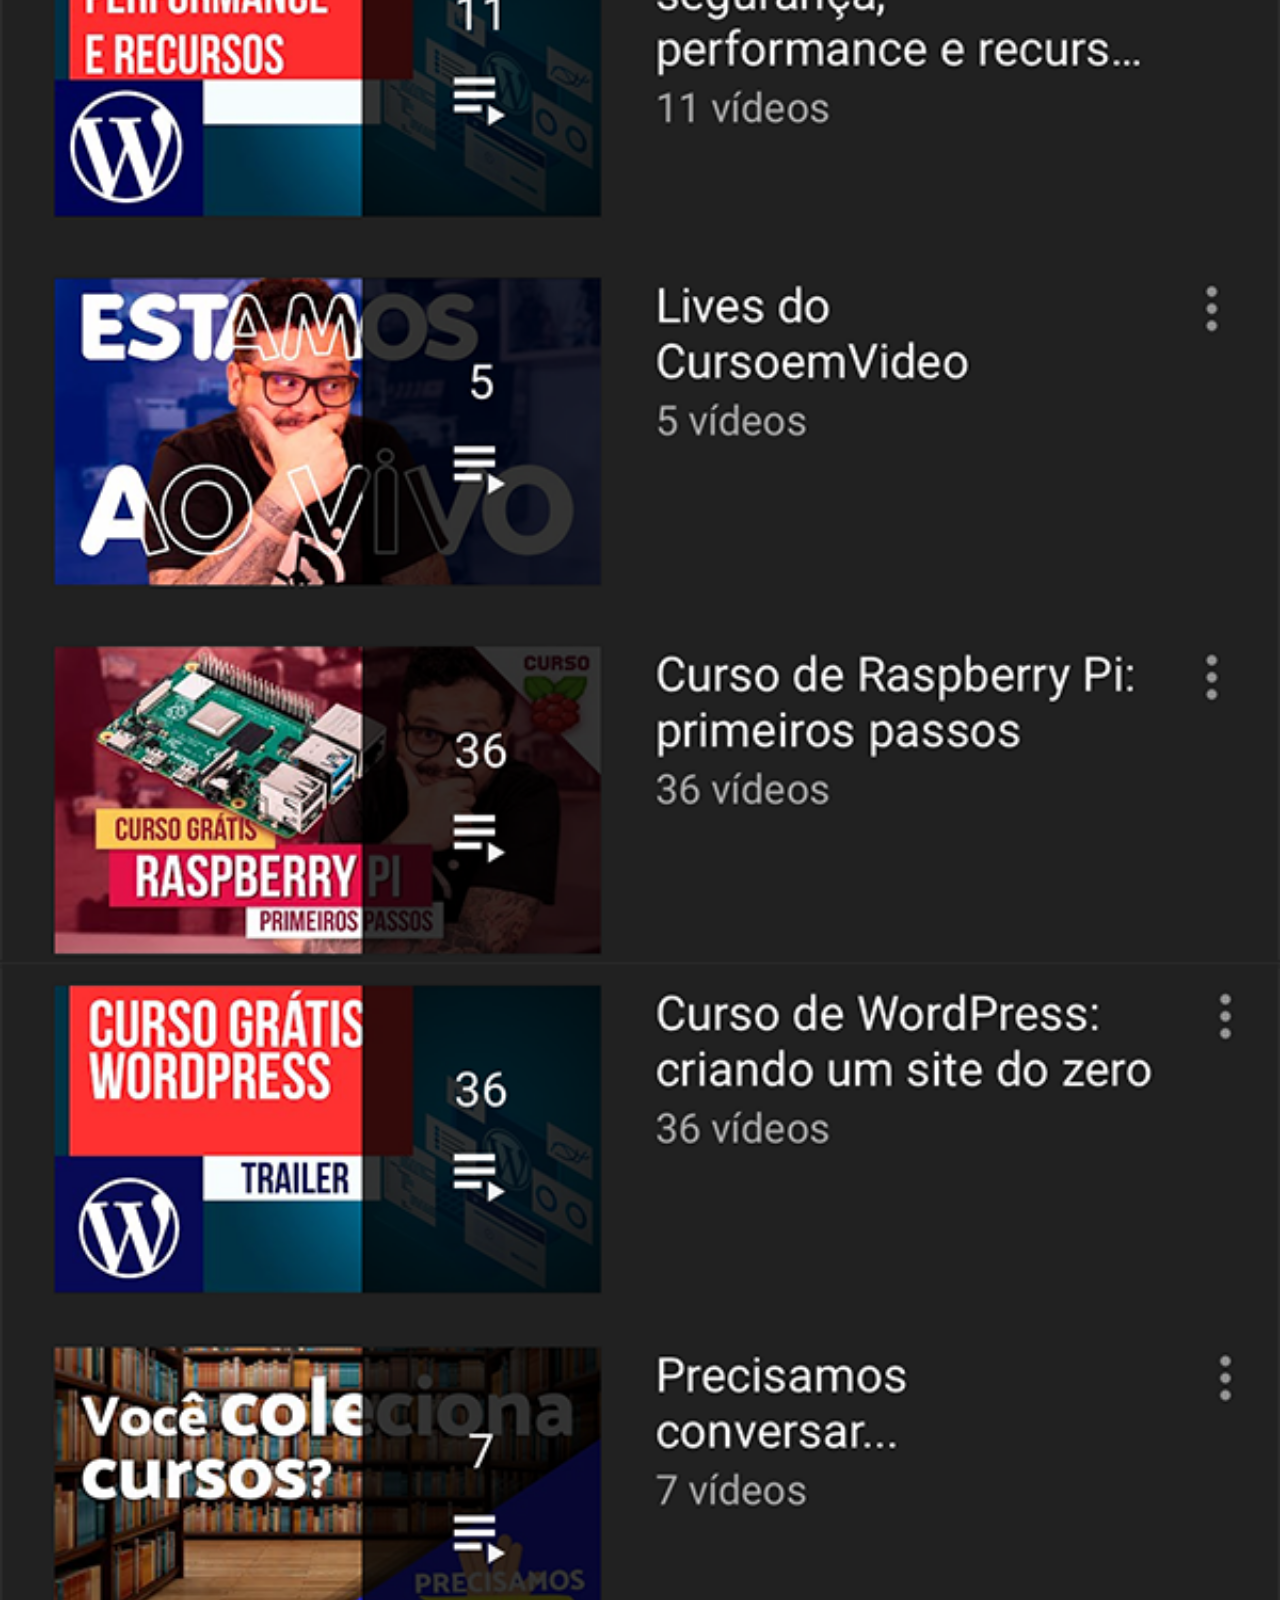
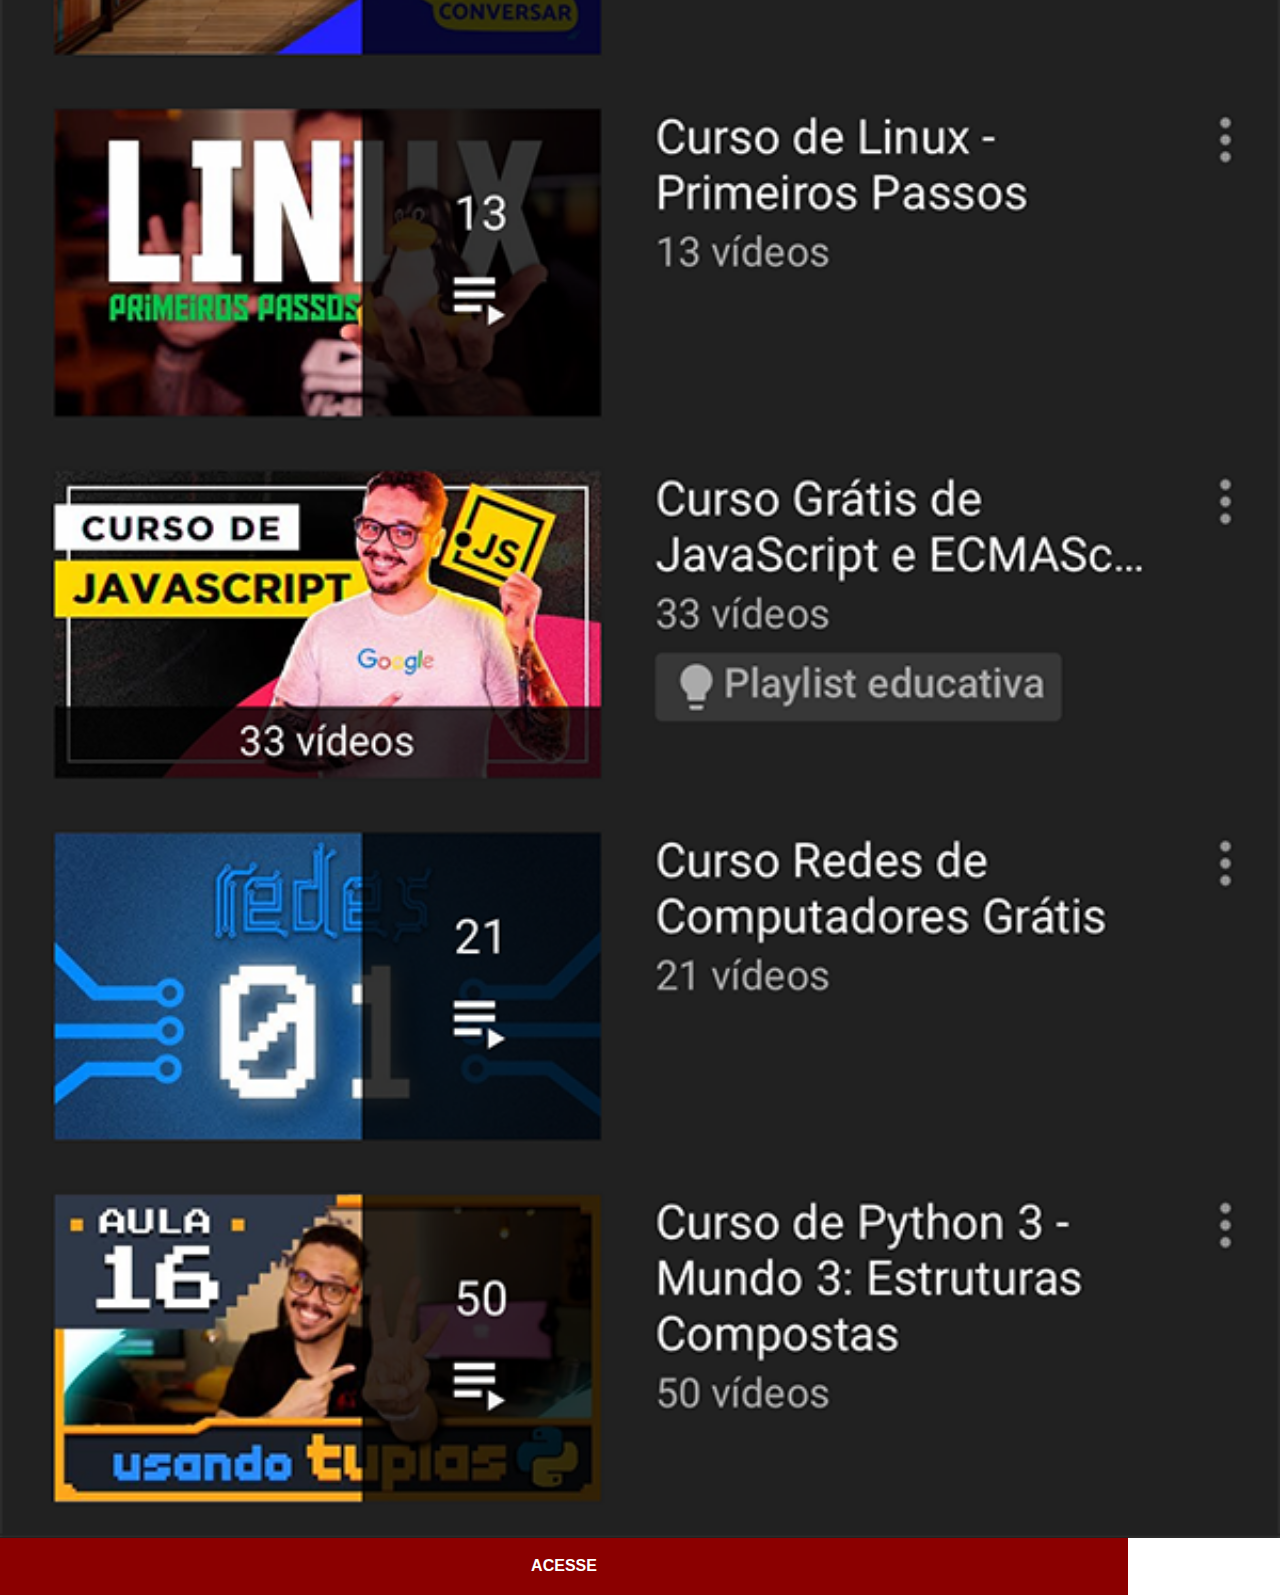
<file: youtube.html>
<!DOCTYPE html>
<html lang="pt-br">
<head>
	<meta charset="UTF-8">
	<meta name="viewport" content="width=device-width, initial-scale=1.0">
	<title></title>
	<link rel="stylesheet" href="estilos/social.css">
</head>
<body>
	<img src="imagens/tela-youtube.png" alt="Youtube">
	<a href="https://www.youtube.com/c/CursoemVídeo" target="_blank">ACESSE</a>
</body>
</html>
</file>
<file: css/style.css>
@charset "UTF8";

*{
	padding: 0px;
	margin: 0px;
}

html, body{
	height: 100vh;
	width: 100vw;
}

body{
	background: black url(../imagens/fundo-madeira.jpg) top center no-repeat fixed;
	size: cover;
}

main{
	position: relative;
	height: 100vh;
}

section#telefone{
	position: absolute;
	top: 50%;
	left: 50%;
	transform: translate(-50%,-50%);

	height: 627px;
	width: 311px;
	background: url(../imagens/frame-iphone.png) no-repeat fixed;
	border-radius: 53px;
	box-shadow: rgba(0, 0, 0, 0.132) 0px 2px 25px;

}

iframe#tela{
	position: relative;
	top: 80px;
	left: 22px;
	width: 269px;
    height: 471px;
	
}

main #redes-sociais ul li{
	list-style-type: none;
	text-align: end;
	padding-top: 10px;
	padding-right: 20px;
	padding-bottom: 10px;
	
}

main #redes-sociais img{
	max-height: 3.5vmax;
	border-radius: 50%;
	box-shadow: rgba(0, 0, 0, 0.5) 2px 2px 8px;
}
</file>
<file: estilos/social.css>
@charset "UTF-8";

		*{
			padding: 0px;
			margin: 0px;
			font-family: Arial, Helvetica, sans-serif;
		}
		
		::-webkit-scrollbar{
			width: 0px;
			height: 0px;
		}

		img{
			width: 100vw;
			margin-bottom: -5px;
		}

		a{
			display: block;
			background-color: darkred;
			color: white;
			padding: 20px;
			width: 85%;
			font-weight: bolder;
			text-align: center;
			text-decoration: none;
		}
		a:hover{
			background-color: red;
		}
</file>
